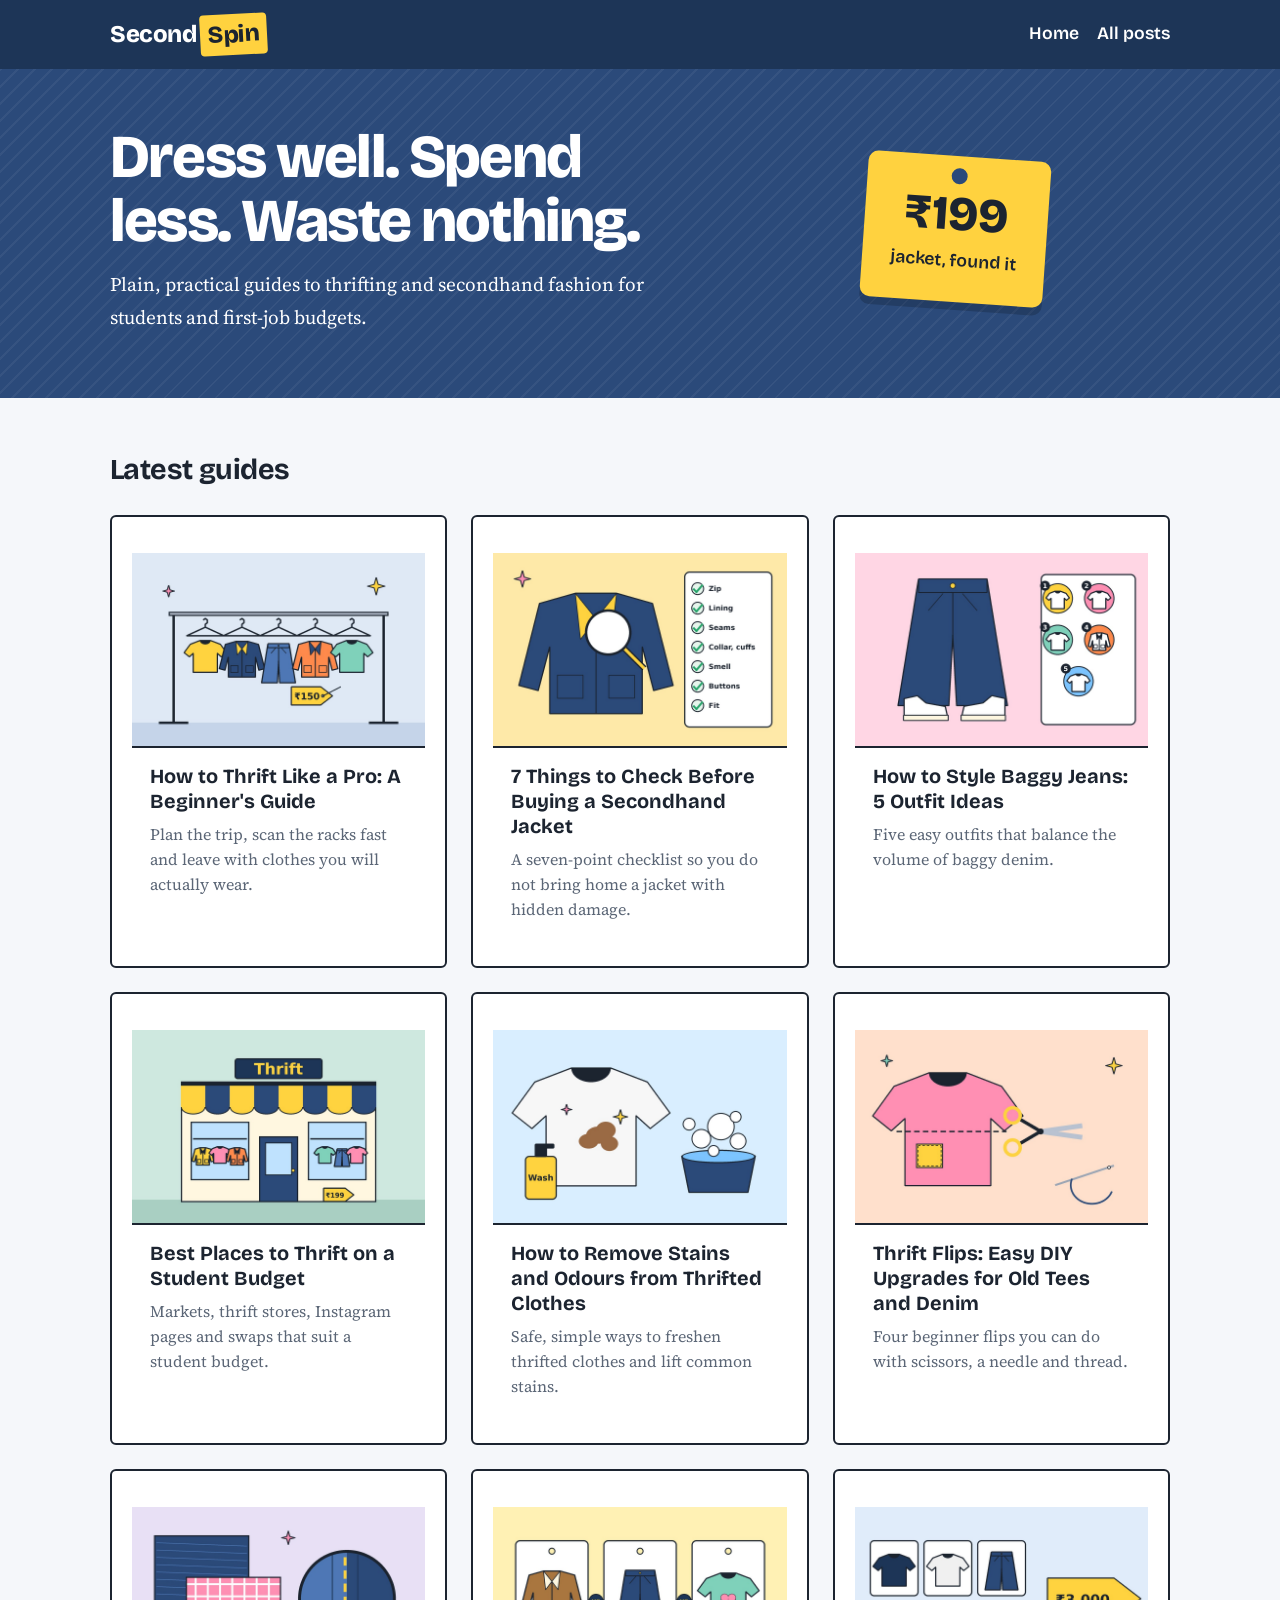
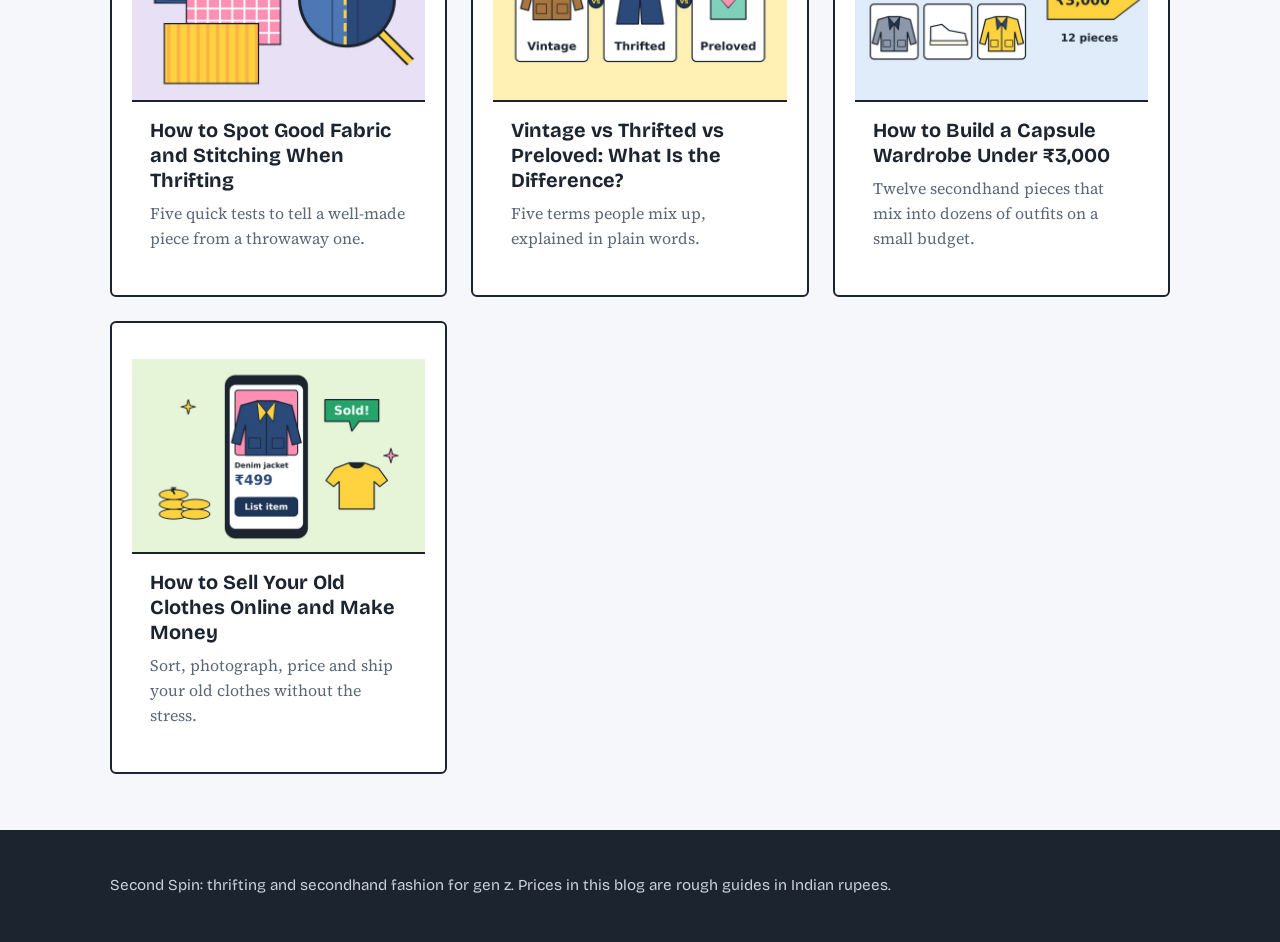
<file: index.html>
<!DOCTYPE html>
<html lang="en">
<head>
<meta charset="utf-8">
<meta name="google-site-verification" content="J38IvBCUmEcSIkvrdIxBqfs0bLj-AQ78djIzG3T9OYg" />
<meta name="viewport" content="width=device-width, initial-scale=1">
<title>Second Spin: Thrifting and Secondhand Fashion Tips for Gen Z</title>
<meta name="description" content="Practical thrifting guides for Gen Z: what to check, how to style, how to wash, flip and resell secondhand clothes on a student budget.">
<link rel="canonical" href="https://myblogseo.vercel.app/">
<meta property="og:type" content="website">
<meta property="og:title" content="Second Spin: Thrifting and Secondhand Fashion Tips for Gen Z">
<meta property="og:description" content="Practical thrifting guides for Gen Z: what to check, how to style, how to wash, flip and resell secondhand clothes on a student budget.">
<meta property="og:url" content="https://myblogseo.vercel.app/">
<meta property="og:image" content="https://myblogseo.vercel.app/post-1.jpg">
<meta name="twitter:card" content="summary_large_image">
<link rel="preconnect" href="https://fonts.googleapis.com"><link rel="preconnect" href="https://fonts.gstatic.com" crossorigin><link href="https://fonts.googleapis.com/css2?family=Bricolage+Grotesque:wght@600;800&family=Source+Serif+4:wght@400;600&display=swap" rel="stylesheet">
<link rel="stylesheet" href="style.css">
</head>
<body>
<header class="site-header"><div class="wrap">
<a class="brand" href="index.html">Second<span>Spin</span></a>
<nav aria-label="Main"><a href="index.html">Home</a><a href="index.html#posts">All posts</a></nav>
</div></header>
<main>
<section class="hero"><div class="wrap">
<div><h1>Dress well. Spend less. Waste nothing.</h1>
<p>Plain, practical guides to thrifting and secondhand fashion for students and first-job budgets.</p></div>
<div class="price-tag" aria-hidden="true"><b>₹199</b><span>jacket, found it</span></div>
</div></section>
<div class="wrap" id="posts">
<h2 class="section-title">Latest guides</h2>
<div class="grid">
<article class="card">
<img src="post-1.jpg" alt="How to Thrift Like a Pro: A Beginner&#x27;s Guide" width="600" height="400" loading="eager">
<div class="card-body"><h3><a href="how-to-thrift-like-a-pro.html">How to Thrift Like a Pro: A Beginner&#x27;s Guide</a></h3><p>Plan the trip, scan the racks fast and leave with clothes you will actually wear.</p></div>
</article>
<article class="card">
<img src="post-2.jpg" alt="7 Things to Check Before Buying a Secondhand Jacket" width="600" height="400" loading="eager">
<div class="card-body"><h3><a href="what-to-check-before-buying-a-secondhand-jacket.html">7 Things to Check Before Buying a Secondhand Jacket</a></h3><p>A seven-point checklist so you do not bring home a jacket with hidden damage.</p></div>
</article>
<article class="card">
<img src="post-3.jpg" alt="How to Style Baggy Jeans: 5 Outfit Ideas" width="600" height="400" loading="eager">
<div class="card-body"><h3><a href="how-to-style-baggy-jeans.html">How to Style Baggy Jeans: 5 Outfit Ideas</a></h3><p>Five easy outfits that balance the volume of baggy denim.</p></div>
</article>
<article class="card">
<img src="post-4.jpg" alt="Best Places to Thrift on a Student Budget" width="600" height="400" loading="lazy">
<div class="card-body"><h3><a href="best-thrift-stores-and-markets-for-students.html">Best Places to Thrift on a Student Budget</a></h3><p>Markets, thrift stores, Instagram pages and swaps that suit a student budget.</p></div>
</article>
<article class="card">
<img src="post-5.jpg" alt="How to Remove Stains and Odours from Thrifted Clothes" width="600" height="400" loading="lazy">
<div class="card-body"><h3><a href="how-to-remove-stains-and-smell-from-thrifted-clothes.html">How to Remove Stains and Odours from Thrifted Clothes</a></h3><p>Safe, simple ways to freshen thrifted clothes and lift common stains.</p></div>
</article>
<article class="card">
<img src="post-6.jpg" alt="Thrift Flips: Easy DIY Upgrades for Old Tees and Denim" width="600" height="400" loading="lazy">
<div class="card-body"><h3><a href="thrift-flips-easy-diy-upgrades.html">Thrift Flips: Easy DIY Upgrades for Old Tees and Denim</a></h3><p>Four beginner flips you can do with scissors, a needle and thread.</p></div>
</article>
<article class="card">
<img src="post-7.jpg" alt="How to Spot Good Fabric and Stitching When Thrifting" width="600" height="400" loading="lazy">
<div class="card-body"><h3><a href="how-to-spot-good-fabric-and-stitching.html">How to Spot Good Fabric and Stitching When Thrifting</a></h3><p>Five quick tests to tell a well-made piece from a throwaway one.</p></div>
</article>
<article class="card">
<img src="post-8.jpg" alt="Vintage vs Thrifted vs Preloved: What Is the Difference?" width="600" height="400" loading="lazy">
<div class="card-body"><h3><a href="vintage-vs-thrifted-vs-preloved.html">Vintage vs Thrifted vs Preloved: What Is the Difference?</a></h3><p>Five terms people mix up, explained in plain words.</p></div>
</article>
<article class="card">
<img src="post-9.jpg" alt="How to Build a Capsule Wardrobe Under ₹3,000" width="600" height="400" loading="lazy">
<div class="card-body"><h3><a href="capsule-wardrobe-under-3000-rupees.html">How to Build a Capsule Wardrobe Under ₹3,000</a></h3><p>Twelve secondhand pieces that mix into dozens of outfits on a small budget.</p></div>
</article>
<article class="card">
<img src="post-10.jpg" alt="How to Sell Your Old Clothes Online and Make Money" width="600" height="400" loading="lazy">
<div class="card-body"><h3><a href="how-to-sell-old-clothes-online.html">How to Sell Your Old Clothes Online and Make Money</a></h3><p>Sort, photograph, price and ship your old clothes without the stress.</p></div>
</article>
</div>
</div>
</main>
<footer class="site-footer"><div class="wrap">
<p>Second Spin: thrifting and secondhand fashion for gen z. Prices in this blog are rough guides in Indian rupees.</p>
</div></footer>
</body>
</html>
</file>
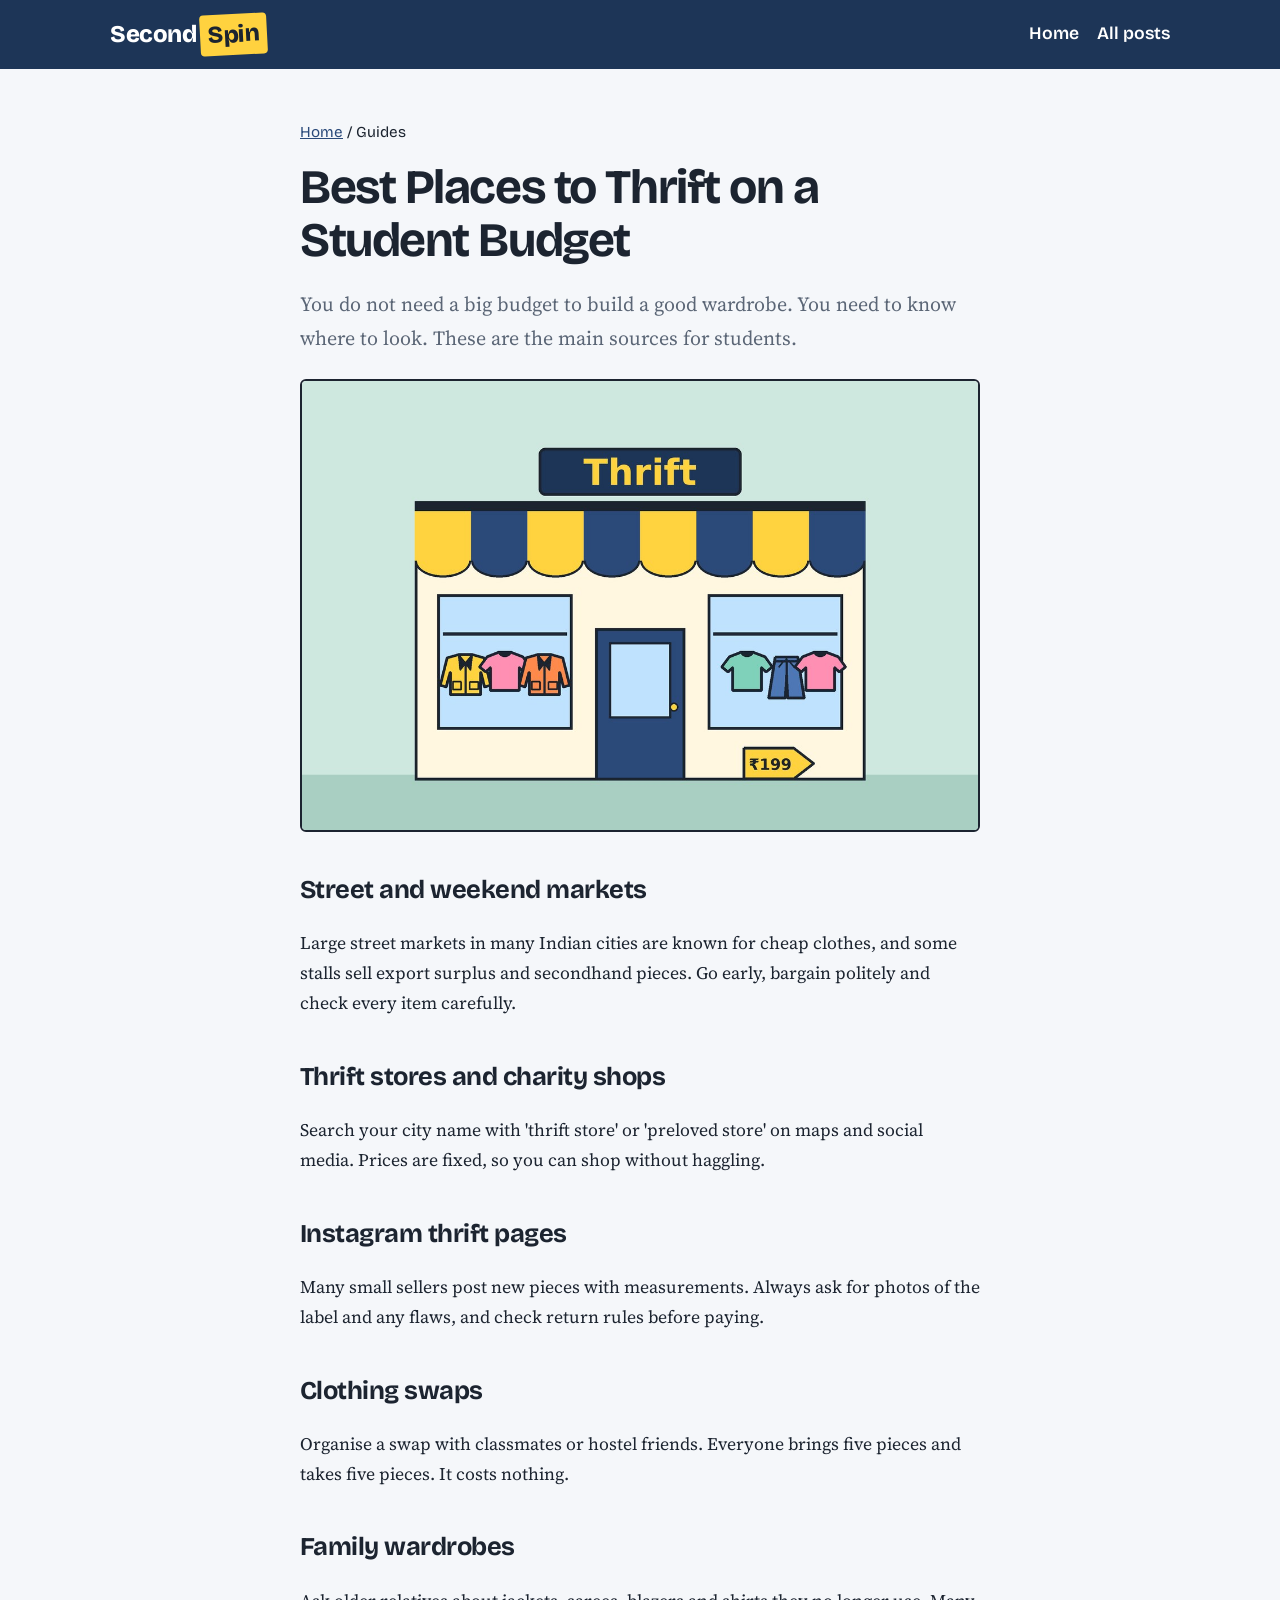
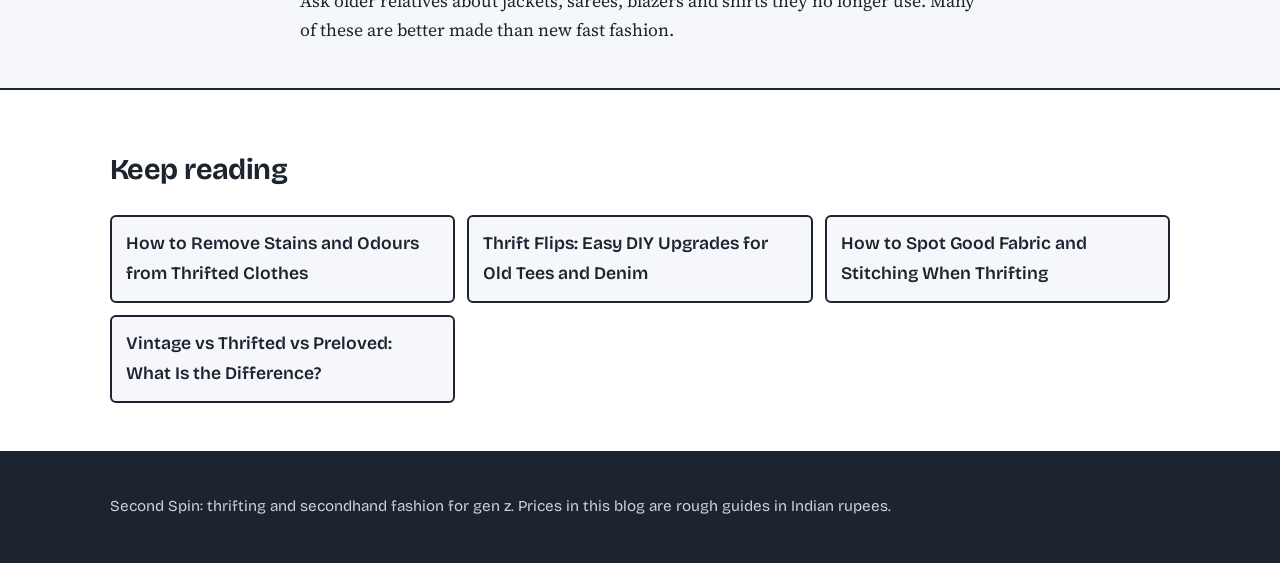
<file: best-thrift-stores-and-markets-for-students.html>
<!DOCTYPE html>
<html lang="en">
<head>
<meta charset="utf-8">
<meta name="google-site-verification" content="J38IvBCUmEcSIkvrdIxBqfs0bLj-AQ78djIzG3T9OYg" />
<meta name="viewport" content="width=device-width, initial-scale=1">
<title>Best Places to Thrift on a Student Budget | Second Spin</title>
<meta name="description" content="Where to find cheap secondhand clothes as a student: street markets, thrift stores, Instagram thrift pages and clothing swaps with friends.">
<link rel="canonical" href="https://myblogseo.vercel.app/best-thrift-stores-and-markets-for-students.html">
<meta property="og:type" content="article">
<meta property="og:title" content="Best Places to Thrift on a Student Budget | Second Spin">
<meta property="og:description" content="Where to find cheap secondhand clothes as a student: street markets, thrift stores, Instagram thrift pages and clothing swaps with friends.">
<meta property="og:url" content="https://myblogseo.vercel.app/best-thrift-stores-and-markets-for-students.html">
<meta property="og:image" content="https://myblogseo.vercel.app/post-4.jpg">
<meta name="twitter:card" content="summary_large_image">
<link rel="preconnect" href="https://fonts.googleapis.com"><link rel="preconnect" href="https://fonts.gstatic.com" crossorigin><link href="https://fonts.googleapis.com/css2?family=Bricolage+Grotesque:wght@600;800&family=Source+Serif+4:wght@400;600&display=swap" rel="stylesheet">
<link rel="stylesheet" href="style.css">
<script type="application/ld+json">{"@context":"https://schema.org","@type":"BlogPosting","headline":"Best Places to Thrift on a Student Budget","description":"Where to find cheap secondhand clothes as a student: street markets, thrift stores, Instagram thrift pages and clothing swaps with friends.","image":"https://myblogseo.vercel.app/post-4.jpg","mainEntityOfPage":"https://myblogseo.vercel.app/best-thrift-stores-and-markets-for-students.html","author":{"@type":"Organization","name":"Second Spin"}}</script>
</head>
<body>
<header class="site-header"><div class="wrap">
<a class="brand" href="index.html">Second<span>Spin</span></a>
<nav aria-label="Main"><a href="index.html">Home</a><a href="index.html#posts">All posts</a></nav>
</div></header>
<main><article>
<p class="crumbs"><a href="index.html">Home</a> / Guides</p>
<h1>Best Places to Thrift on a Student Budget</h1>
<p class="lead">You do not need a big budget to build a good wardrobe. You need to know where to look. These are the main sources for students.</p>
<img class="hero-img" src="post-4.jpg" alt="Best Places to Thrift on a Student Budget" width="1200" height="800">
<h2>Street and weekend markets</h2>
<p>Large street markets in many Indian cities are known for cheap clothes, and some stalls sell export surplus and secondhand pieces. Go early, bargain politely and check every item carefully.</p>
<h2>Thrift stores and charity shops</h2>
<p>Search your city name with 'thrift store' or 'preloved store' on maps and social media. Prices are fixed, so you can shop without haggling.</p>
<h2>Instagram thrift pages</h2>
<p>Many small sellers post new pieces with measurements. Always ask for photos of the label and any flaws, and check return rules before paying.</p>
<h2>Clothing swaps</h2>
<p>Organise a swap with classmates or hostel friends. Everyone brings five pieces and takes five pieces. It costs nothing.</p>
<h2>Family wardrobes</h2>
<p>Ask older relatives about jackets, sarees, blazers and shirts they no longer use. Many of these are better made than new fast fashion.</p>
</article>
<section class="more"><div class="wrap"><h2 class="section-title">Keep reading</h2><ul><li><a href="how-to-remove-stains-and-smell-from-thrifted-clothes.html">How to Remove Stains and Odours from Thrifted Clothes</a></li><li><a href="thrift-flips-easy-diy-upgrades.html">Thrift Flips: Easy DIY Upgrades for Old Tees and Denim</a></li><li><a href="how-to-spot-good-fabric-and-stitching.html">How to Spot Good Fabric and Stitching When Thrifting</a></li><li><a href="vintage-vs-thrifted-vs-preloved.html">Vintage vs Thrifted vs Preloved: What Is the Difference?</a></li></ul></div></section>
</main>
<footer class="site-footer"><div class="wrap">
<p>Second Spin: thrifting and secondhand fashion for gen z. Prices in this blog are rough guides in Indian rupees.</p>
</div></footer>
</body>
</html>
</file>
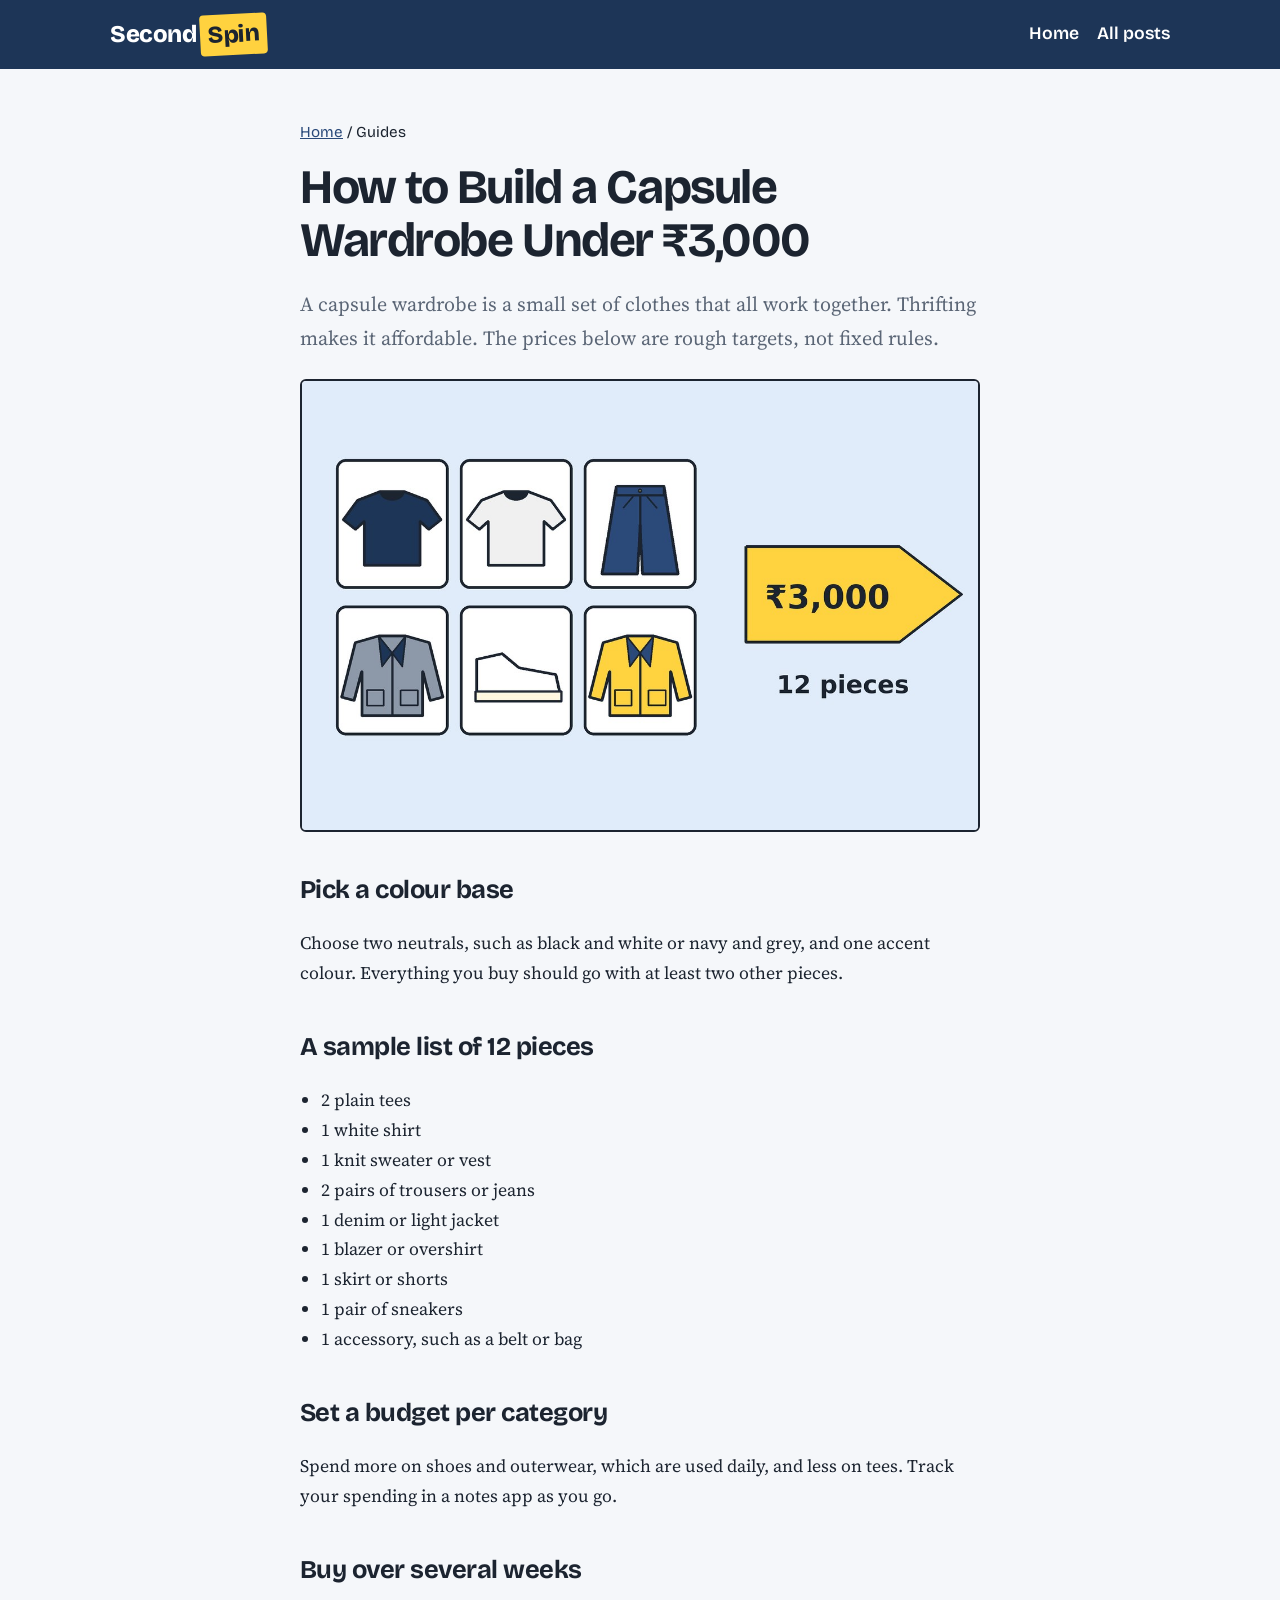
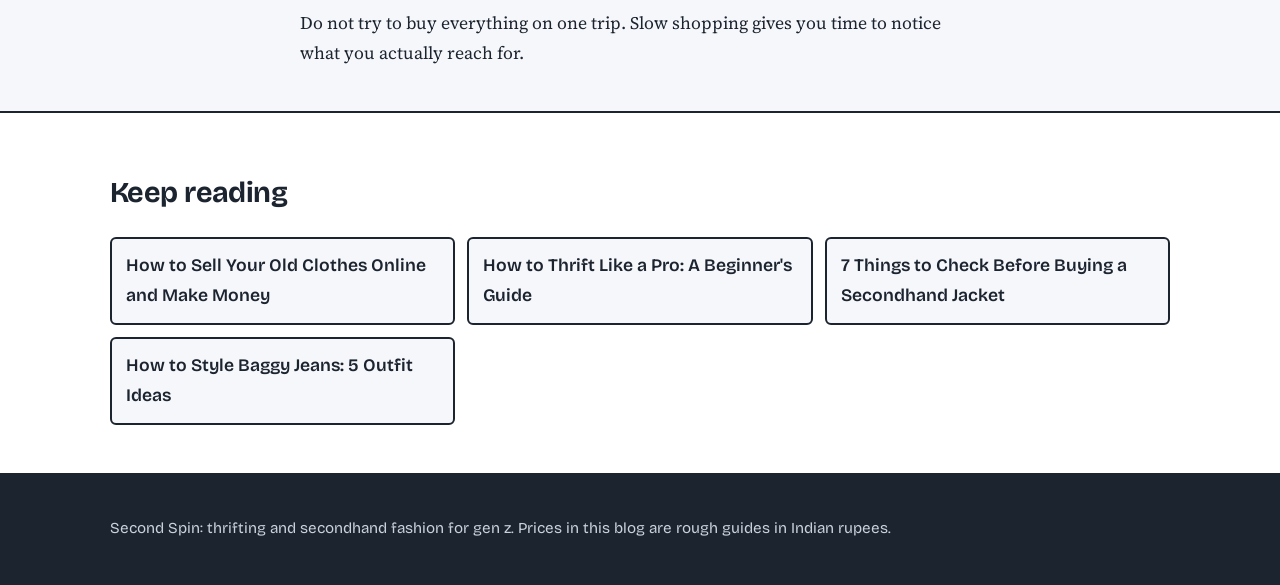
<file: capsule-wardrobe-under-3000-rupees.html>
<!DOCTYPE html>
<html lang="en">
<head>
<meta charset="utf-8">
<meta name="google-site-verification" content="J38IvBCUmEcSIkvrdIxBqfs0bLj-AQ78djIzG3T9OYg" />
<meta name="viewport" content="width=device-width, initial-scale=1">
<title>How to Build a Capsule Wardrobe Under ₹3,000 | Second Spin</title>
<meta name="description" content="Build a small, mix-and-match wardrobe on a budget of ₹3,000 using thrifted basics. Includes a simple shopping list and colour tips.">
<link rel="canonical" href="https://myblogseo.vercel.app/capsule-wardrobe-under-3000-rupees.html">
<meta property="og:type" content="article">
<meta property="og:title" content="How to Build a Capsule Wardrobe Under ₹3,000 | Second Spin">
<meta property="og:description" content="Build a small, mix-and-match wardrobe on a budget of ₹3,000 using thrifted basics. Includes a simple shopping list and colour tips.">
<meta property="og:url" content="https://myblogseo.vercel.app/capsule-wardrobe-under-3000-rupees.html">
<meta property="og:image" content="https://myblogseo.vercel.app/post-9.jpg">
<meta name="twitter:card" content="summary_large_image">
<link rel="preconnect" href="https://fonts.googleapis.com"><link rel="preconnect" href="https://fonts.gstatic.com" crossorigin><link href="https://fonts.googleapis.com/css2?family=Bricolage+Grotesque:wght@600;800&family=Source+Serif+4:wght@400;600&display=swap" rel="stylesheet">
<link rel="stylesheet" href="style.css">
<script type="application/ld+json">{"@context":"https://schema.org","@type":"BlogPosting","headline":"How to Build a Capsule Wardrobe Under ₹3,000","description":"Build a small, mix-and-match wardrobe on a budget of ₹3,000 using thrifted basics. Includes a simple shopping list and colour tips.","image":"https://myblogseo.vercel.app/post-9.jpg","mainEntityOfPage":"https://myblogseo.vercel.app/capsule-wardrobe-under-3000-rupees.html","author":{"@type":"Organization","name":"Second Spin"}}</script>
</head>
<body>
<header class="site-header"><div class="wrap">
<a class="brand" href="index.html">Second<span>Spin</span></a>
<nav aria-label="Main"><a href="index.html">Home</a><a href="index.html#posts">All posts</a></nav>
</div></header>
<main><article>
<p class="crumbs"><a href="index.html">Home</a> / Guides</p>
<h1>How to Build a Capsule Wardrobe Under ₹3,000</h1>
<p class="lead">A capsule wardrobe is a small set of clothes that all work together. Thrifting makes it affordable. The prices below are rough targets, not fixed rules.</p>
<img class="hero-img" src="post-9.jpg" alt="How to Build a Capsule Wardrobe Under ₹3,000" width="1200" height="800">
<h2>Pick a colour base</h2>
<p>Choose two neutrals, such as black and white or navy and grey, and one accent colour. Everything you buy should go with at least two other pieces.</p>
<h2>A sample list of 12 pieces</h2>
<ul><li>2 plain tees</li><li>1 white shirt</li><li>1 knit sweater or vest</li><li>2 pairs of trousers or jeans</li><li>1 denim or light jacket</li><li>1 blazer or overshirt</li><li>1 skirt or shorts</li><li>1 pair of sneakers</li><li>1 accessory, such as a belt or bag</li></ul>
<h2>Set a budget per category</h2>
<p>Spend more on shoes and outerwear, which are used daily, and less on tees. Track your spending in a notes app as you go.</p>
<h2>Buy over several weeks</h2>
<p>Do not try to buy everything on one trip. Slow shopping gives you time to notice what you actually reach for.</p>
</article>
<section class="more"><div class="wrap"><h2 class="section-title">Keep reading</h2><ul><li><a href="how-to-sell-old-clothes-online.html">How to Sell Your Old Clothes Online and Make Money</a></li><li><a href="how-to-thrift-like-a-pro.html">How to Thrift Like a Pro: A Beginner&#x27;s Guide</a></li><li><a href="what-to-check-before-buying-a-secondhand-jacket.html">7 Things to Check Before Buying a Secondhand Jacket</a></li><li><a href="how-to-style-baggy-jeans.html">How to Style Baggy Jeans: 5 Outfit Ideas</a></li></ul></div></section>
</main>
<footer class="site-footer"><div class="wrap">
<p>Second Spin: thrifting and secondhand fashion for gen z. Prices in this blog are rough guides in Indian rupees.</p>
</div></footer>
</body>
</html>
</file>
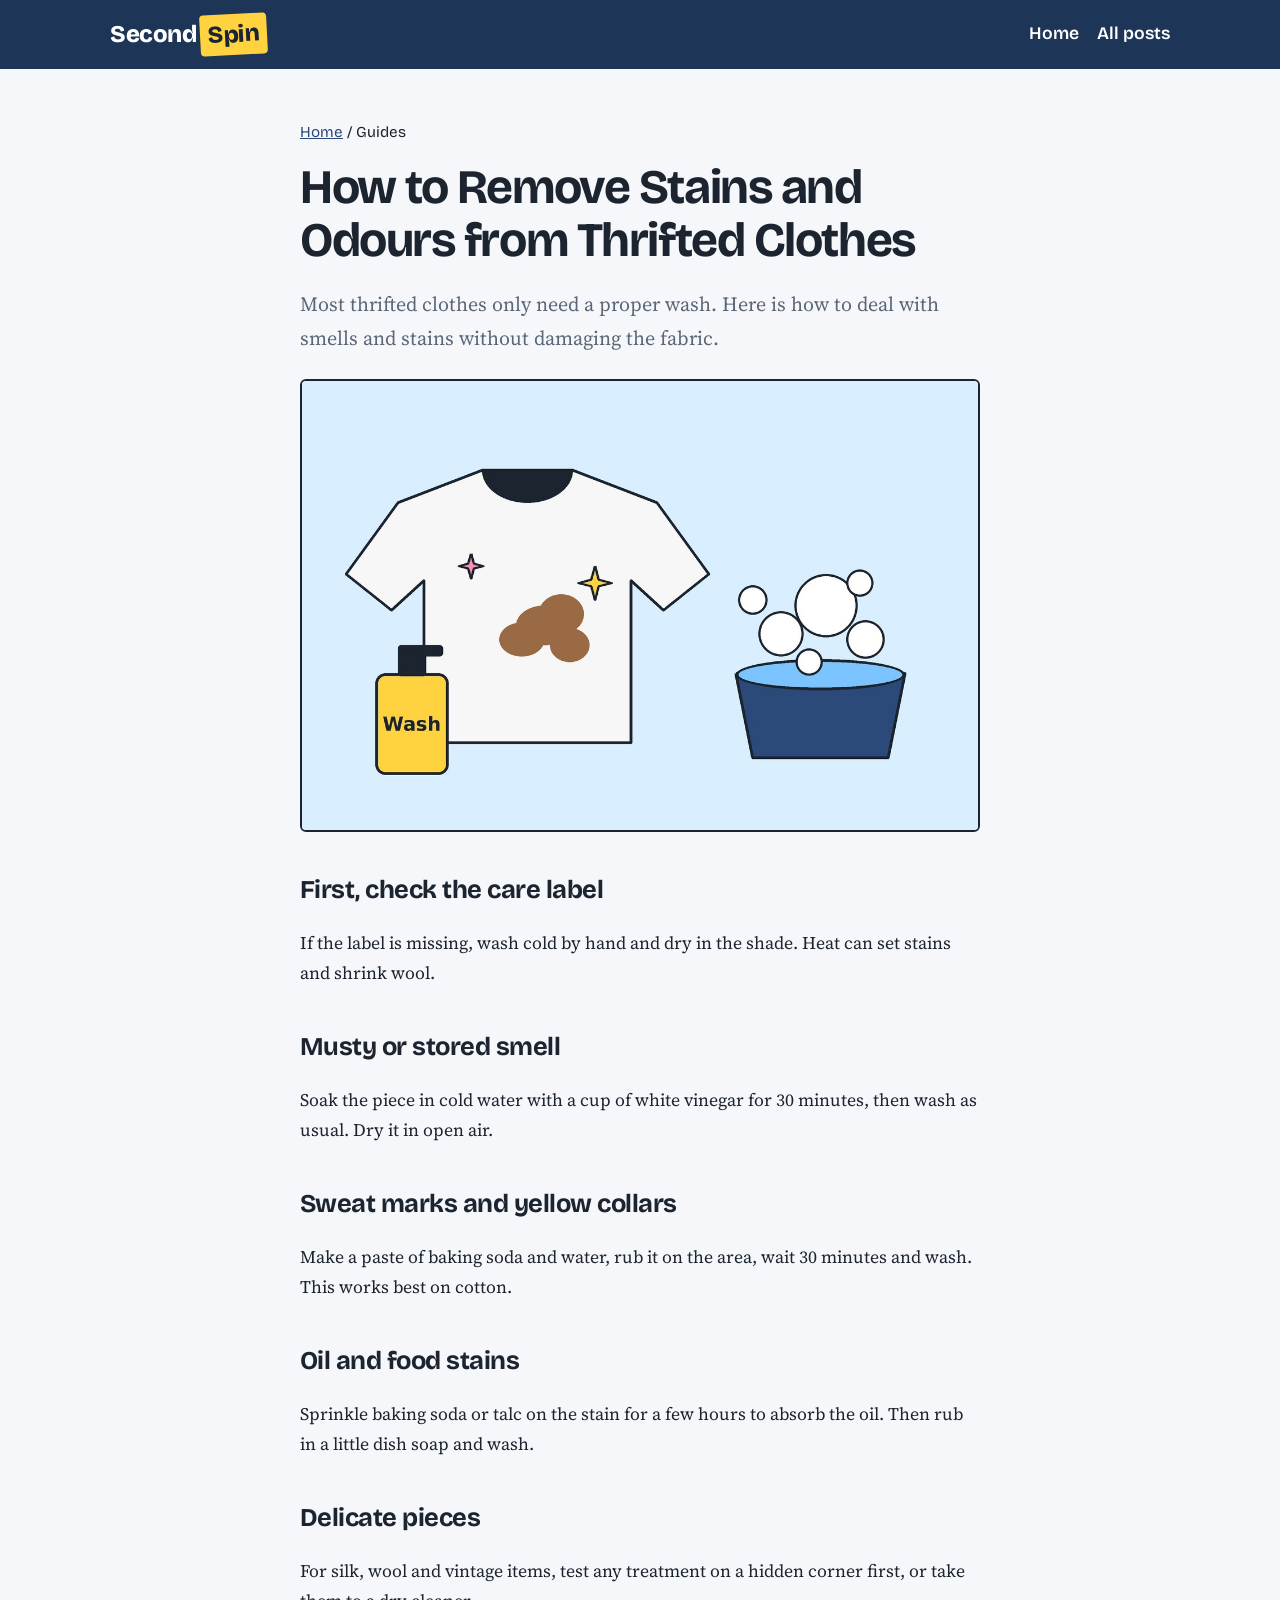
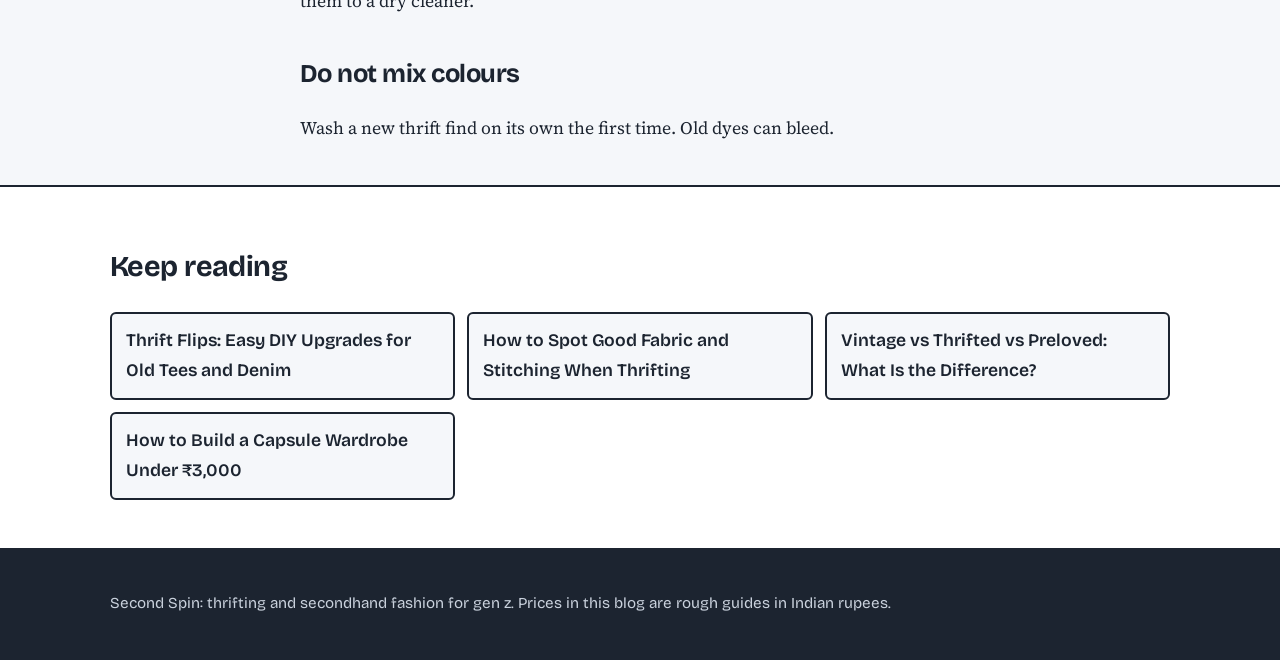
<file: how-to-remove-stains-and-smell-from-thrifted-clothes.html>
<!DOCTYPE html>
<html lang="en">
<head>
<meta charset="utf-8">
<meta name="google-site-verification" content="J38IvBCUmEcSIkvrdIxBqfs0bLj-AQ78djIzG3T9OYg" />
<meta name="viewport" content="width=device-width, initial-scale=1">
<title>How to Remove Stains and Odours from Thrifted Clothes | Second Spin</title>
<meta name="description" content="Wash thrifted clothes safely: remove musty smells, fresh and old stains and sweat marks using simple things you already have at home.">
<link rel="canonical" href="https://myblogseo.vercel.app/how-to-remove-stains-and-smell-from-thrifted-clothes.html">
<meta property="og:type" content="article">
<meta property="og:title" content="How to Remove Stains and Odours from Thrifted Clothes | Second Spin">
<meta property="og:description" content="Wash thrifted clothes safely: remove musty smells, fresh and old stains and sweat marks using simple things you already have at home.">
<meta property="og:url" content="https://myblogseo.vercel.app/how-to-remove-stains-and-smell-from-thrifted-clothes.html">
<meta property="og:image" content="https://myblogseo.vercel.app/post-5.jpg">
<meta name="twitter:card" content="summary_large_image">
<link rel="preconnect" href="https://fonts.googleapis.com"><link rel="preconnect" href="https://fonts.gstatic.com" crossorigin><link href="https://fonts.googleapis.com/css2?family=Bricolage+Grotesque:wght@600;800&family=Source+Serif+4:wght@400;600&display=swap" rel="stylesheet">
<link rel="stylesheet" href="style.css">
<script type="application/ld+json">{"@context":"https://schema.org","@type":"BlogPosting","headline":"How to Remove Stains and Odours from Thrifted Clothes","description":"Wash thrifted clothes safely: remove musty smells, fresh and old stains and sweat marks using simple things you already have at home.","image":"https://myblogseo.vercel.app/post-5.jpg","mainEntityOfPage":"https://myblogseo.vercel.app/how-to-remove-stains-and-smell-from-thrifted-clothes.html","author":{"@type":"Organization","name":"Second Spin"}}</script>
</head>
<body>
<header class="site-header"><div class="wrap">
<a class="brand" href="index.html">Second<span>Spin</span></a>
<nav aria-label="Main"><a href="index.html">Home</a><a href="index.html#posts">All posts</a></nav>
</div></header>
<main><article>
<p class="crumbs"><a href="index.html">Home</a> / Guides</p>
<h1>How to Remove Stains and Odours from Thrifted Clothes</h1>
<p class="lead">Most thrifted clothes only need a proper wash. Here is how to deal with smells and stains without damaging the fabric.</p>
<img class="hero-img" src="post-5.jpg" alt="How to Remove Stains and Odours from Thrifted Clothes" width="1200" height="800">
<h2>First, check the care label</h2>
<p>If the label is missing, wash cold by hand and dry in the shade. Heat can set stains and shrink wool.</p>
<h2>Musty or stored smell</h2>
<p>Soak the piece in cold water with a cup of white vinegar for 30 minutes, then wash as usual. Dry it in open air.</p>
<h2>Sweat marks and yellow collars</h2>
<p>Make a paste of baking soda and water, rub it on the area, wait 30 minutes and wash. This works best on cotton.</p>
<h2>Oil and food stains</h2>
<p>Sprinkle baking soda or talc on the stain for a few hours to absorb the oil. Then rub in a little dish soap and wash.</p>
<h2>Delicate pieces</h2>
<p>For silk, wool and vintage items, test any treatment on a hidden corner first, or take them to a dry cleaner.</p>
<h2>Do not mix colours</h2>
<p>Wash a new thrift find on its own the first time. Old dyes can bleed.</p>
</article>
<section class="more"><div class="wrap"><h2 class="section-title">Keep reading</h2><ul><li><a href="thrift-flips-easy-diy-upgrades.html">Thrift Flips: Easy DIY Upgrades for Old Tees and Denim</a></li><li><a href="how-to-spot-good-fabric-and-stitching.html">How to Spot Good Fabric and Stitching When Thrifting</a></li><li><a href="vintage-vs-thrifted-vs-preloved.html">Vintage vs Thrifted vs Preloved: What Is the Difference?</a></li><li><a href="capsule-wardrobe-under-3000-rupees.html">How to Build a Capsule Wardrobe Under ₹3,000</a></li></ul></div></section>
</main>
<footer class="site-footer"><div class="wrap">
<p>Second Spin: thrifting and secondhand fashion for gen z. Prices in this blog are rough guides in Indian rupees.</p>
</div></footer>
</body>
</html>
</file>
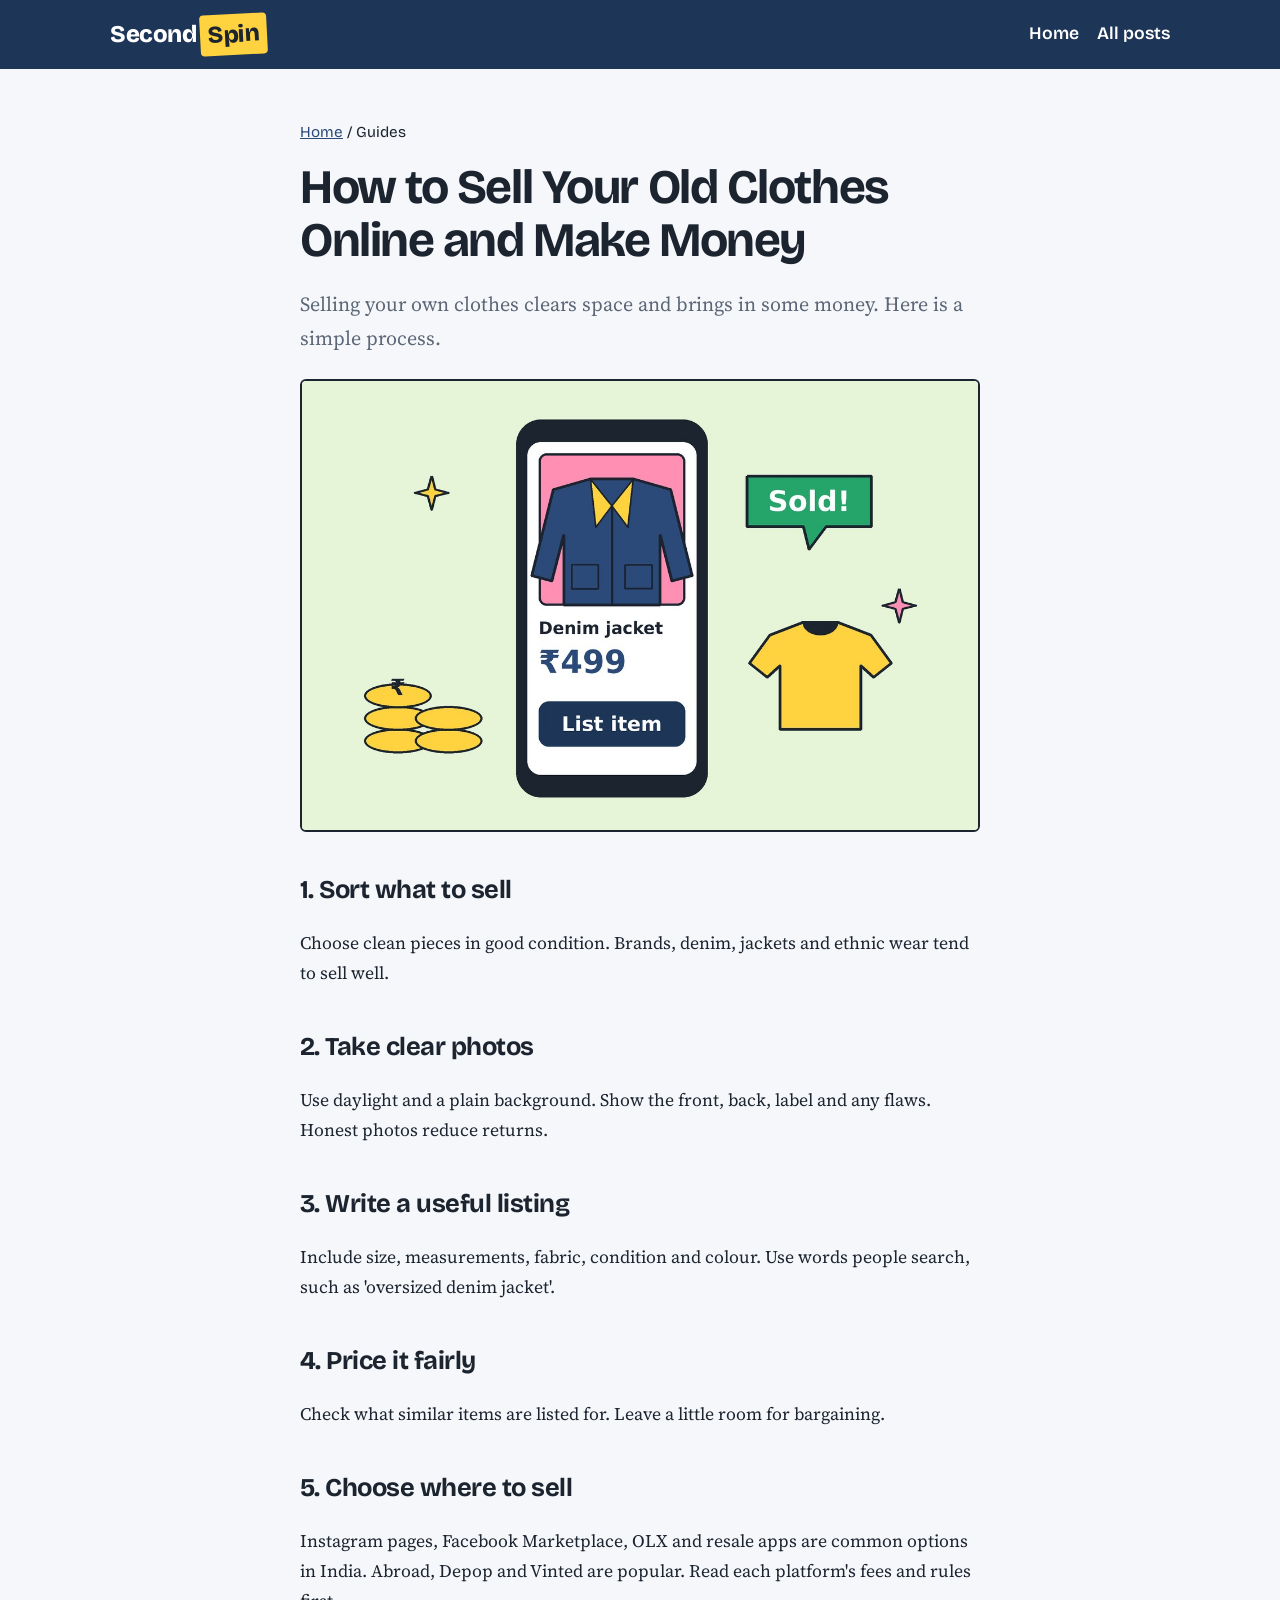
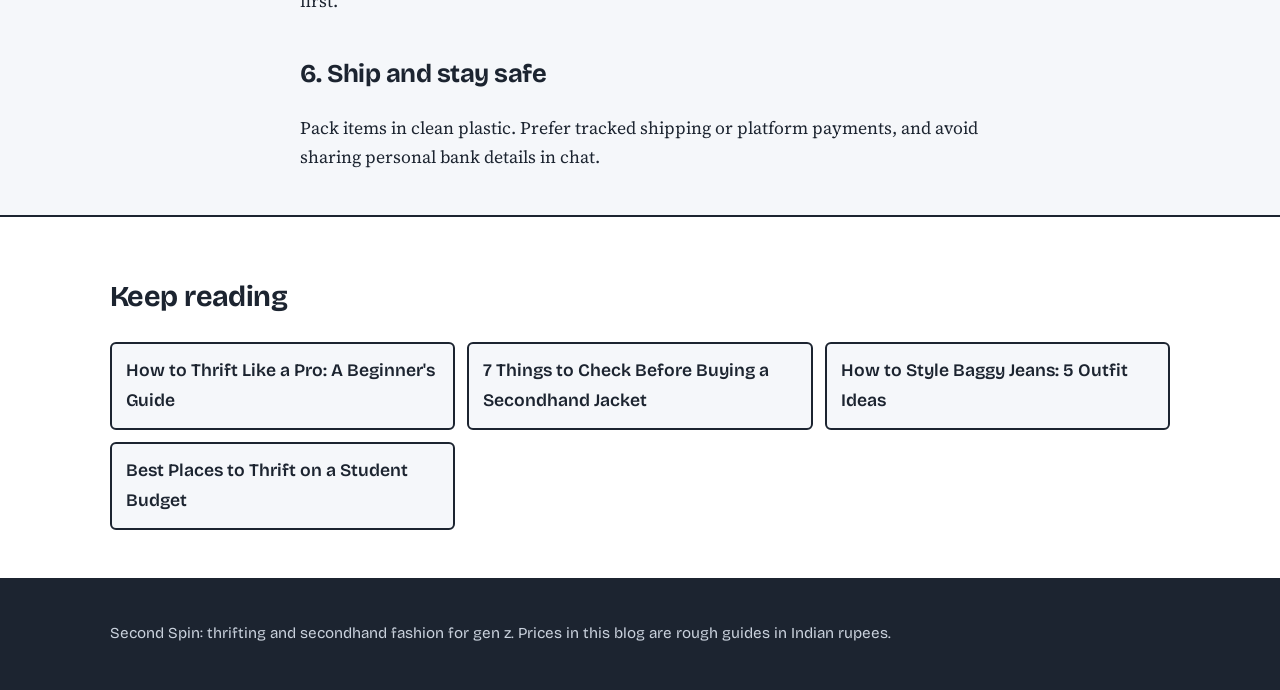
<file: how-to-sell-old-clothes-online.html>
<!DOCTYPE html>
<html lang="en">
<head>
<meta charset="utf-8">
<meta name="google-site-verification" content="J38IvBCUmEcSIkvrdIxBqfs0bLj-AQ78djIzG3T9OYg" />
<meta name="viewport" content="width=device-width, initial-scale=1">
<title>How to Sell Your Old Clothes Online and Make Money | Second Spin</title>
<meta name="description" content="Step-by-step guide to selling old clothes online: sorting, photographing, pricing, writing listings and shipping safely.">
<link rel="canonical" href="https://myblogseo.vercel.app/how-to-sell-old-clothes-online.html">
<meta property="og:type" content="article">
<meta property="og:title" content="How to Sell Your Old Clothes Online and Make Money | Second Spin">
<meta property="og:description" content="Step-by-step guide to selling old clothes online: sorting, photographing, pricing, writing listings and shipping safely.">
<meta property="og:url" content="https://myblogseo.vercel.app/how-to-sell-old-clothes-online.html">
<meta property="og:image" content="https://myblogseo.vercel.app/post-10.jpg">
<meta name="twitter:card" content="summary_large_image">
<link rel="preconnect" href="https://fonts.googleapis.com"><link rel="preconnect" href="https://fonts.gstatic.com" crossorigin><link href="https://fonts.googleapis.com/css2?family=Bricolage+Grotesque:wght@600;800&family=Source+Serif+4:wght@400;600&display=swap" rel="stylesheet">
<link rel="stylesheet" href="style.css">
<script type="application/ld+json">{"@context":"https://schema.org","@type":"BlogPosting","headline":"How to Sell Your Old Clothes Online and Make Money","description":"Step-by-step guide to selling old clothes online: sorting, photographing, pricing, writing listings and shipping safely.","image":"https://myblogseo.vercel.app/post-10.jpg","mainEntityOfPage":"https://myblogseo.vercel.app/how-to-sell-old-clothes-online.html","author":{"@type":"Organization","name":"Second Spin"}}</script>
</head>
<body>
<header class="site-header"><div class="wrap">
<a class="brand" href="index.html">Second<span>Spin</span></a>
<nav aria-label="Main"><a href="index.html">Home</a><a href="index.html#posts">All posts</a></nav>
</div></header>
<main><article>
<p class="crumbs"><a href="index.html">Home</a> / Guides</p>
<h1>How to Sell Your Old Clothes Online and Make Money</h1>
<p class="lead">Selling your own clothes clears space and brings in some money. Here is a simple process.</p>
<img class="hero-img" src="post-10.jpg" alt="How to Sell Your Old Clothes Online and Make Money" width="1200" height="800">
<h2>1. Sort what to sell</h2>
<p>Choose clean pieces in good condition. Brands, denim, jackets and ethnic wear tend to sell well.</p>
<h2>2. Take clear photos</h2>
<p>Use daylight and a plain background. Show the front, back, label and any flaws. Honest photos reduce returns.</p>
<h2>3. Write a useful listing</h2>
<p>Include size, measurements, fabric, condition and colour. Use words people search, such as 'oversized denim jacket'.</p>
<h2>4. Price it fairly</h2>
<p>Check what similar items are listed for. Leave a little room for bargaining.</p>
<h2>5. Choose where to sell</h2>
<p>Instagram pages, Facebook Marketplace, OLX and resale apps are common options in India. Abroad, Depop and Vinted are popular. Read each platform's fees and rules first.</p>
<h2>6. Ship and stay safe</h2>
<p>Pack items in clean plastic. Prefer tracked shipping or platform payments, and avoid sharing personal bank details in chat.</p>
</article>
<section class="more"><div class="wrap"><h2 class="section-title">Keep reading</h2><ul><li><a href="how-to-thrift-like-a-pro.html">How to Thrift Like a Pro: A Beginner&#x27;s Guide</a></li><li><a href="what-to-check-before-buying-a-secondhand-jacket.html">7 Things to Check Before Buying a Secondhand Jacket</a></li><li><a href="how-to-style-baggy-jeans.html">How to Style Baggy Jeans: 5 Outfit Ideas</a></li><li><a href="best-thrift-stores-and-markets-for-students.html">Best Places to Thrift on a Student Budget</a></li></ul></div></section>
</main>
<footer class="site-footer"><div class="wrap">
<p>Second Spin: thrifting and secondhand fashion for gen z. Prices in this blog are rough guides in Indian rupees.</p>
</div></footer>
</body>
</html>
</file>
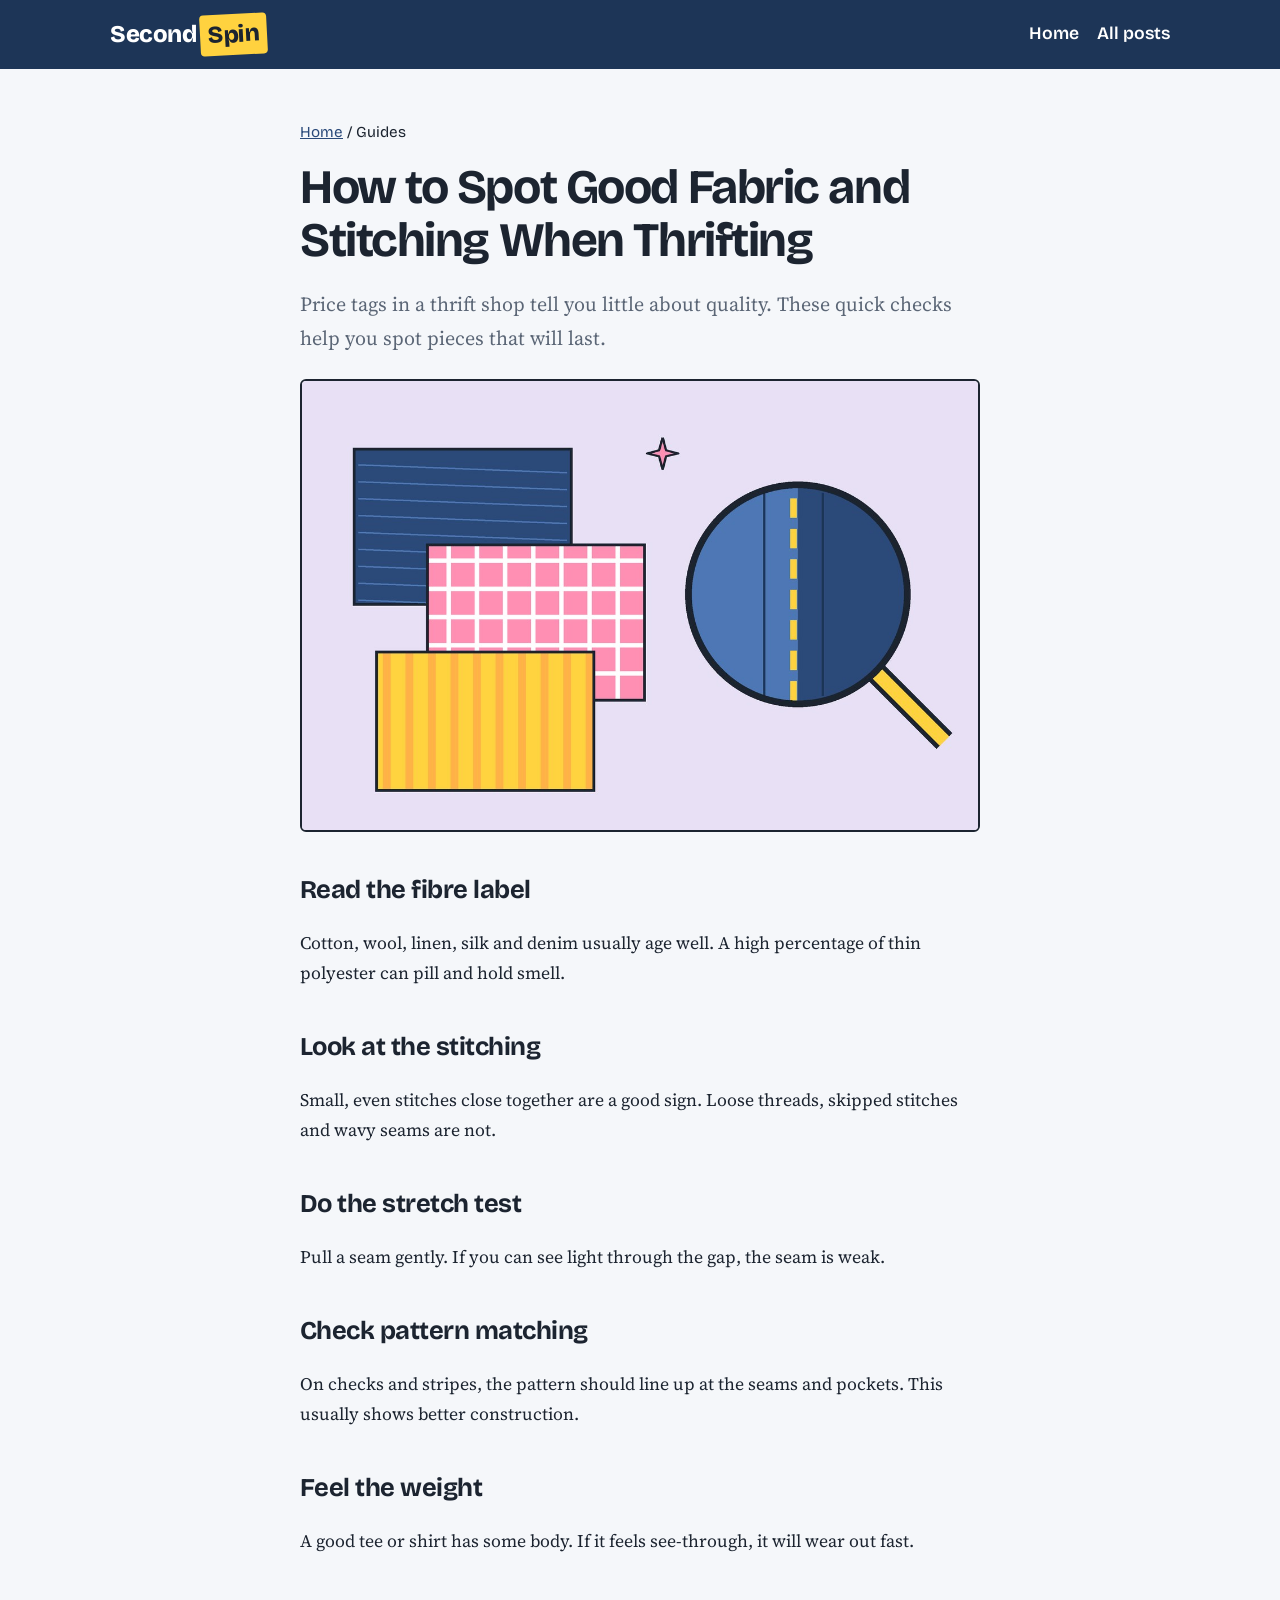
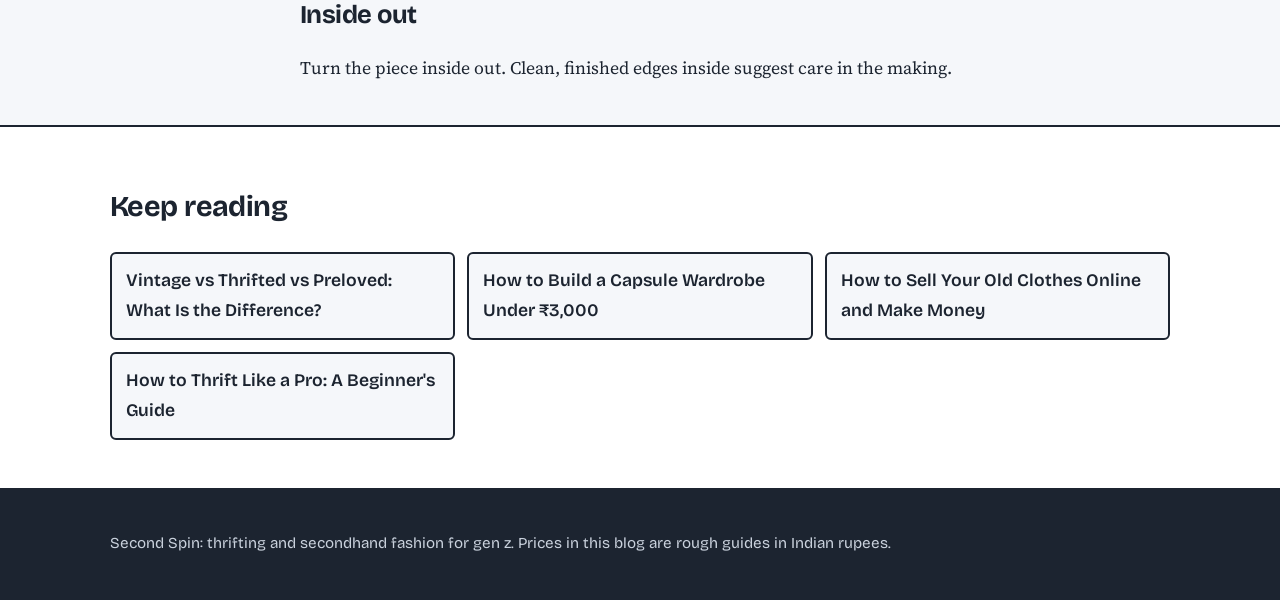
<file: how-to-spot-good-fabric-and-stitching.html>
<!DOCTYPE html>
<html lang="en">
<head>
<meta charset="utf-8">
<meta name="google-site-verification" content="J38IvBCUmEcSIkvrdIxBqfs0bLj-AQ78djIzG3T9OYg" />
<meta name="viewport" content="width=device-width, initial-scale=1">
<title>How to Spot Good Fabric and Stitching When Thrifting | Second Spin</title>
<meta name="description" content="Learn to judge quality when thrifting: check fibre content, stitching, seams, pattern matching and fabric weight before you buy.">
<link rel="canonical" href="https://myblogseo.vercel.app/how-to-spot-good-fabric-and-stitching.html">
<meta property="og:type" content="article">
<meta property="og:title" content="How to Spot Good Fabric and Stitching When Thrifting | Second Spin">
<meta property="og:description" content="Learn to judge quality when thrifting: check fibre content, stitching, seams, pattern matching and fabric weight before you buy.">
<meta property="og:url" content="https://myblogseo.vercel.app/how-to-spot-good-fabric-and-stitching.html">
<meta property="og:image" content="https://myblogseo.vercel.app/post-7.jpg">
<meta name="twitter:card" content="summary_large_image">
<link rel="preconnect" href="https://fonts.googleapis.com"><link rel="preconnect" href="https://fonts.gstatic.com" crossorigin><link href="https://fonts.googleapis.com/css2?family=Bricolage+Grotesque:wght@600;800&family=Source+Serif+4:wght@400;600&display=swap" rel="stylesheet">
<link rel="stylesheet" href="style.css">
<script type="application/ld+json">{"@context":"https://schema.org","@type":"BlogPosting","headline":"How to Spot Good Fabric and Stitching When Thrifting","description":"Learn to judge quality when thrifting: check fibre content, stitching, seams, pattern matching and fabric weight before you buy.","image":"https://myblogseo.vercel.app/post-7.jpg","mainEntityOfPage":"https://myblogseo.vercel.app/how-to-spot-good-fabric-and-stitching.html","author":{"@type":"Organization","name":"Second Spin"}}</script>
</head>
<body>
<header class="site-header"><div class="wrap">
<a class="brand" href="index.html">Second<span>Spin</span></a>
<nav aria-label="Main"><a href="index.html">Home</a><a href="index.html#posts">All posts</a></nav>
</div></header>
<main><article>
<p class="crumbs"><a href="index.html">Home</a> / Guides</p>
<h1>How to Spot Good Fabric and Stitching When Thrifting</h1>
<p class="lead">Price tags in a thrift shop tell you little about quality. These quick checks help you spot pieces that will last.</p>
<img class="hero-img" src="post-7.jpg" alt="How to Spot Good Fabric and Stitching When Thrifting" width="1200" height="800">
<h2>Read the fibre label</h2>
<p>Cotton, wool, linen, silk and denim usually age well. A high percentage of thin polyester can pill and hold smell.</p>
<h2>Look at the stitching</h2>
<p>Small, even stitches close together are a good sign. Loose threads, skipped stitches and wavy seams are not.</p>
<h2>Do the stretch test</h2>
<p>Pull a seam gently. If you can see light through the gap, the seam is weak.</p>
<h2>Check pattern matching</h2>
<p>On checks and stripes, the pattern should line up at the seams and pockets. This usually shows better construction.</p>
<h2>Feel the weight</h2>
<p>A good tee or shirt has some body. If it feels see-through, it will wear out fast.</p>
<h2>Inside out</h2>
<p>Turn the piece inside out. Clean, finished edges inside suggest care in the making.</p>
</article>
<section class="more"><div class="wrap"><h2 class="section-title">Keep reading</h2><ul><li><a href="vintage-vs-thrifted-vs-preloved.html">Vintage vs Thrifted vs Preloved: What Is the Difference?</a></li><li><a href="capsule-wardrobe-under-3000-rupees.html">How to Build a Capsule Wardrobe Under ₹3,000</a></li><li><a href="how-to-sell-old-clothes-online.html">How to Sell Your Old Clothes Online and Make Money</a></li><li><a href="how-to-thrift-like-a-pro.html">How to Thrift Like a Pro: A Beginner&#x27;s Guide</a></li></ul></div></section>
</main>
<footer class="site-footer"><div class="wrap">
<p>Second Spin: thrifting and secondhand fashion for gen z. Prices in this blog are rough guides in Indian rupees.</p>
</div></footer>
</body>
</html>
</file>
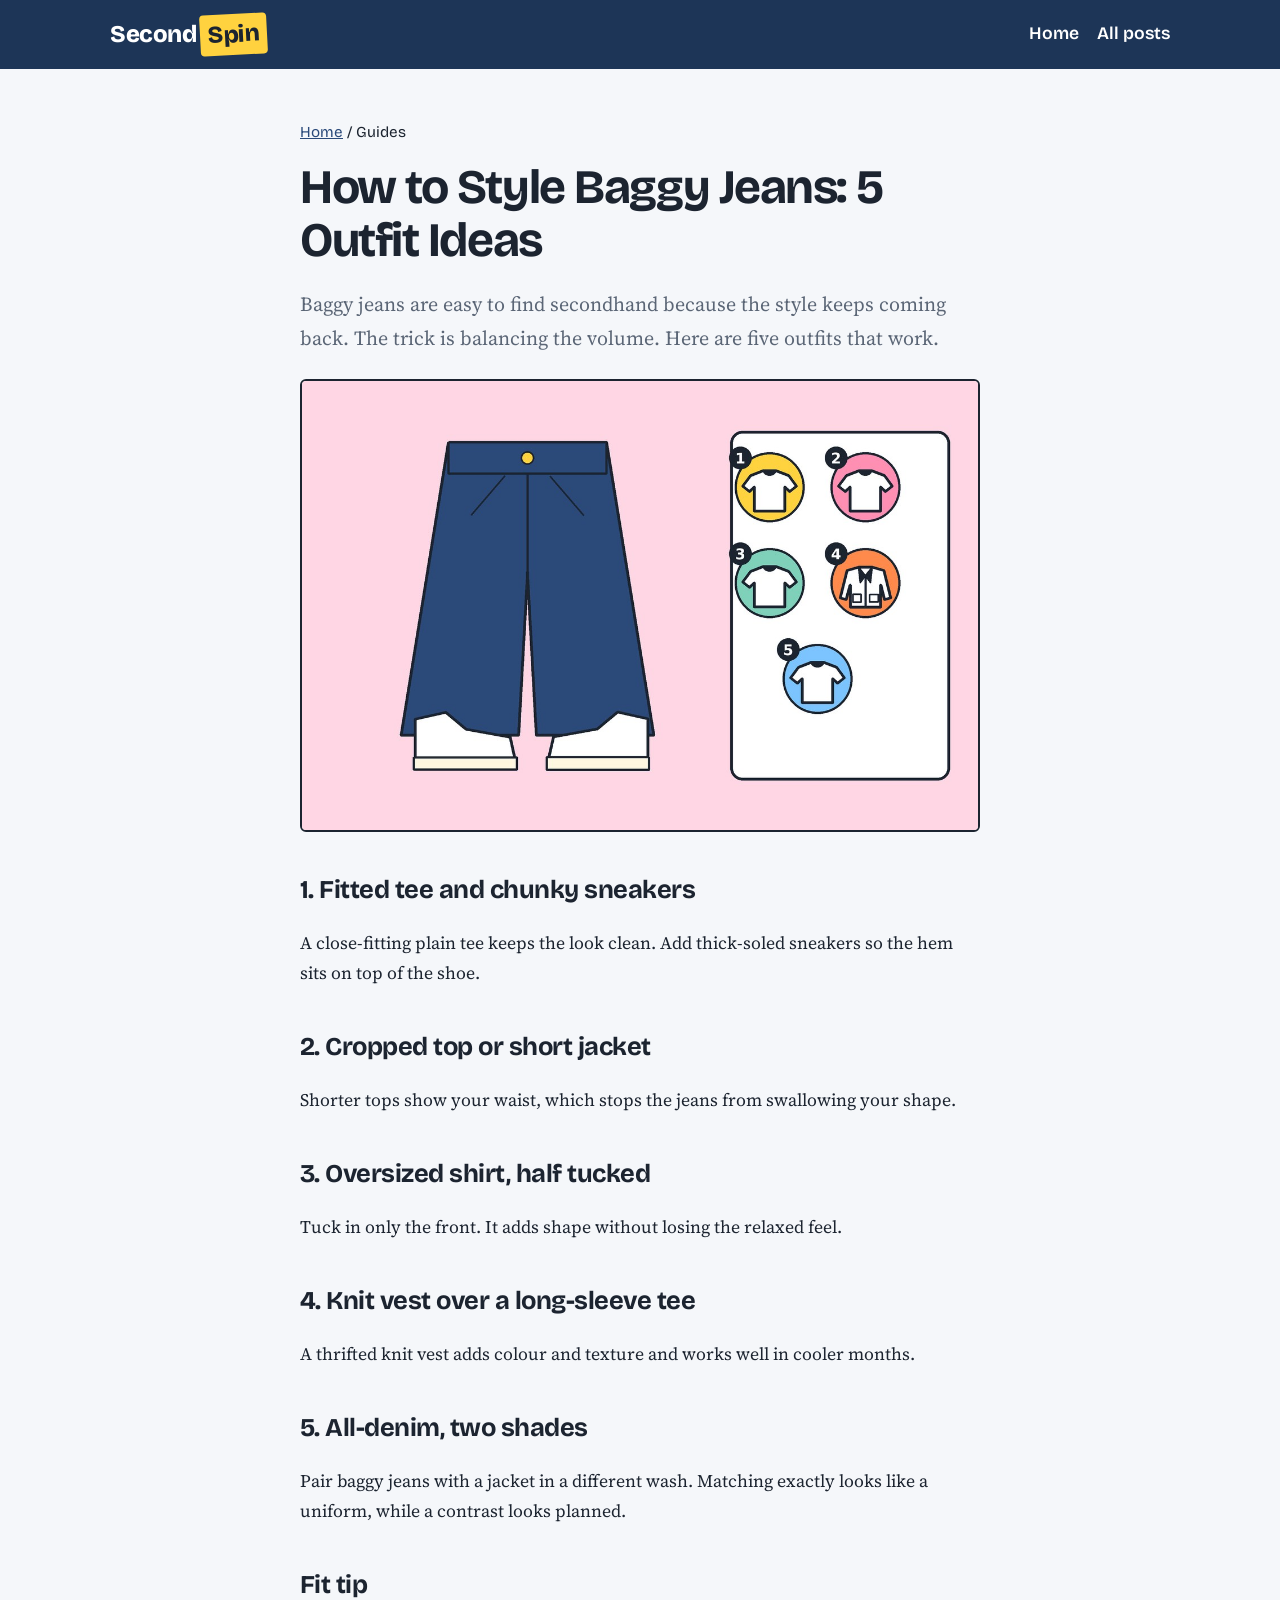
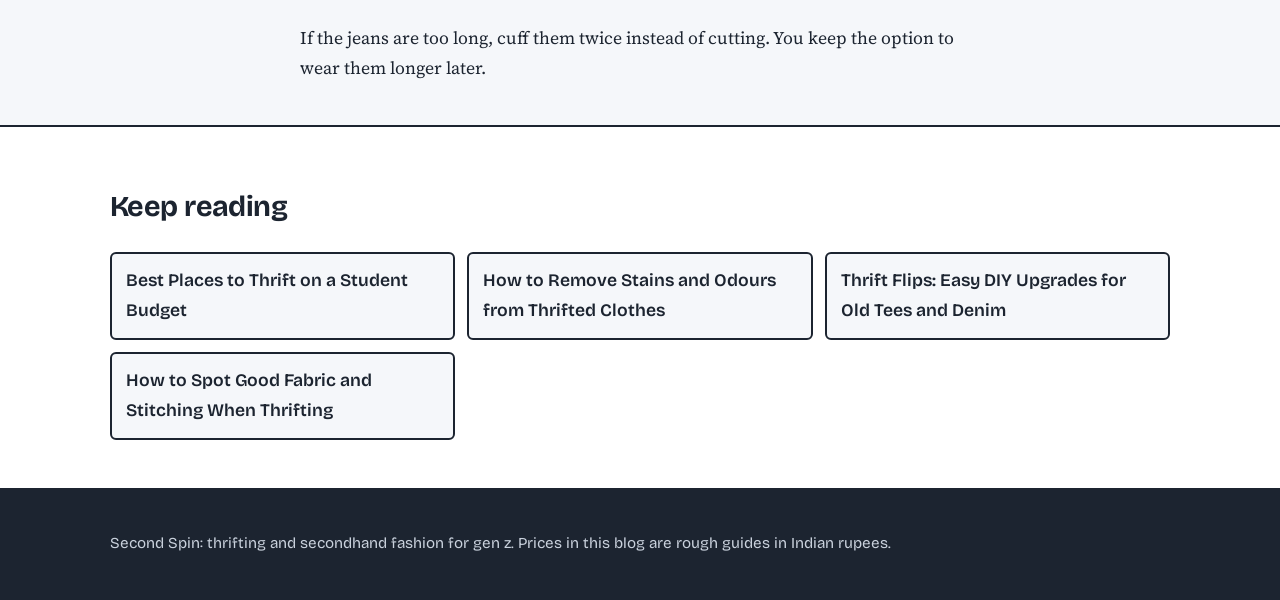
<file: how-to-style-baggy-jeans.html>
<!DOCTYPE html>
<html lang="en">
<head>
<meta charset="utf-8">
<meta name="google-site-verification" content="J38IvBCUmEcSIkvrdIxBqfs0bLj-AQ78djIzG3T9OYg" />
<meta name="viewport" content="width=device-width, initial-scale=1">
<title>How to Style Baggy Jeans: 5 Outfit Ideas | Second Spin</title>
<meta name="description" content="Five easy ways to style baggy jeans with tees, crop tops, shirts and sneakers. Simple outfit ideas using thrifted pieces.">
<link rel="canonical" href="https://myblogseo.vercel.app/how-to-style-baggy-jeans.html">
<meta property="og:type" content="article">
<meta property="og:title" content="How to Style Baggy Jeans: 5 Outfit Ideas | Second Spin">
<meta property="og:description" content="Five easy ways to style baggy jeans with tees, crop tops, shirts and sneakers. Simple outfit ideas using thrifted pieces.">
<meta property="og:url" content="https://myblogseo.vercel.app/how-to-style-baggy-jeans.html">
<meta property="og:image" content="https://myblogseo.vercel.app/post-3.jpg">
<meta name="twitter:card" content="summary_large_image">
<link rel="preconnect" href="https://fonts.googleapis.com"><link rel="preconnect" href="https://fonts.gstatic.com" crossorigin><link href="https://fonts.googleapis.com/css2?family=Bricolage+Grotesque:wght@600;800&family=Source+Serif+4:wght@400;600&display=swap" rel="stylesheet">
<link rel="stylesheet" href="style.css">
<script type="application/ld+json">{"@context":"https://schema.org","@type":"BlogPosting","headline":"How to Style Baggy Jeans: 5 Outfit Ideas","description":"Five easy ways to style baggy jeans with tees, crop tops, shirts and sneakers. Simple outfit ideas using thrifted pieces.","image":"https://myblogseo.vercel.app/post-3.jpg","mainEntityOfPage":"https://myblogseo.vercel.app/how-to-style-baggy-jeans.html","author":{"@type":"Organization","name":"Second Spin"}}</script>
</head>
<body>
<header class="site-header"><div class="wrap">
<a class="brand" href="index.html">Second<span>Spin</span></a>
<nav aria-label="Main"><a href="index.html">Home</a><a href="index.html#posts">All posts</a></nav>
</div></header>
<main><article>
<p class="crumbs"><a href="index.html">Home</a> / Guides</p>
<h1>How to Style Baggy Jeans: 5 Outfit Ideas</h1>
<p class="lead">Baggy jeans are easy to find secondhand because the style keeps coming back. The trick is balancing the volume. Here are five outfits that work.</p>
<img class="hero-img" src="post-3.jpg" alt="How to Style Baggy Jeans: 5 Outfit Ideas" width="1200" height="800">
<h2>1. Fitted tee and chunky sneakers</h2>
<p>A close-fitting plain tee keeps the look clean. Add thick-soled sneakers so the hem sits on top of the shoe.</p>
<h2>2. Cropped top or short jacket</h2>
<p>Shorter tops show your waist, which stops the jeans from swallowing your shape.</p>
<h2>3. Oversized shirt, half tucked</h2>
<p>Tuck in only the front. It adds shape without losing the relaxed feel.</p>
<h2>4. Knit vest over a long-sleeve tee</h2>
<p>A thrifted knit vest adds colour and texture and works well in cooler months.</p>
<h2>5. All-denim, two shades</h2>
<p>Pair baggy jeans with a jacket in a different wash. Matching exactly looks like a uniform, while a contrast looks planned.</p>
<h2>Fit tip</h2>
<p>If the jeans are too long, cuff them twice instead of cutting. You keep the option to wear them longer later.</p>
</article>
<section class="more"><div class="wrap"><h2 class="section-title">Keep reading</h2><ul><li><a href="best-thrift-stores-and-markets-for-students.html">Best Places to Thrift on a Student Budget</a></li><li><a href="how-to-remove-stains-and-smell-from-thrifted-clothes.html">How to Remove Stains and Odours from Thrifted Clothes</a></li><li><a href="thrift-flips-easy-diy-upgrades.html">Thrift Flips: Easy DIY Upgrades for Old Tees and Denim</a></li><li><a href="how-to-spot-good-fabric-and-stitching.html">How to Spot Good Fabric and Stitching When Thrifting</a></li></ul></div></section>
</main>
<footer class="site-footer"><div class="wrap">
<p>Second Spin: thrifting and secondhand fashion for gen z. Prices in this blog are rough guides in Indian rupees.</p>
</div></footer>
</body>
</html>
</file>
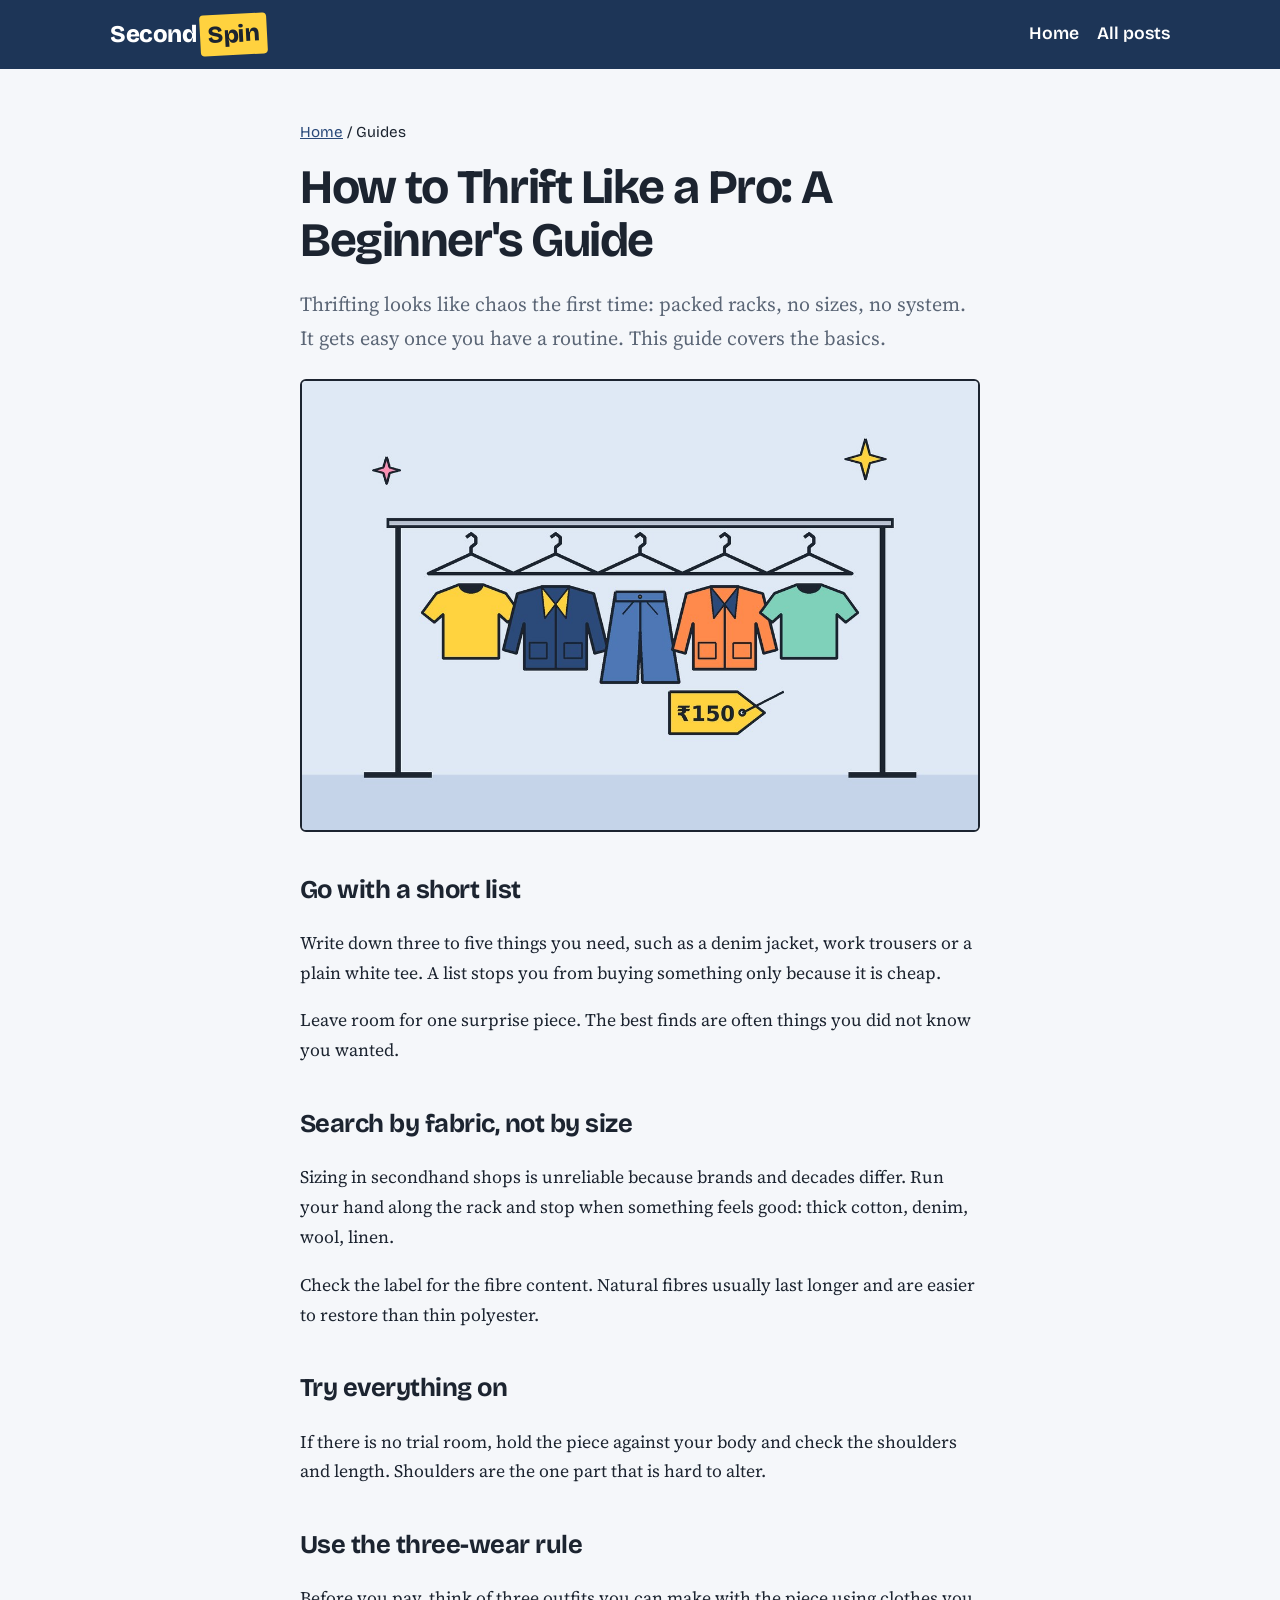
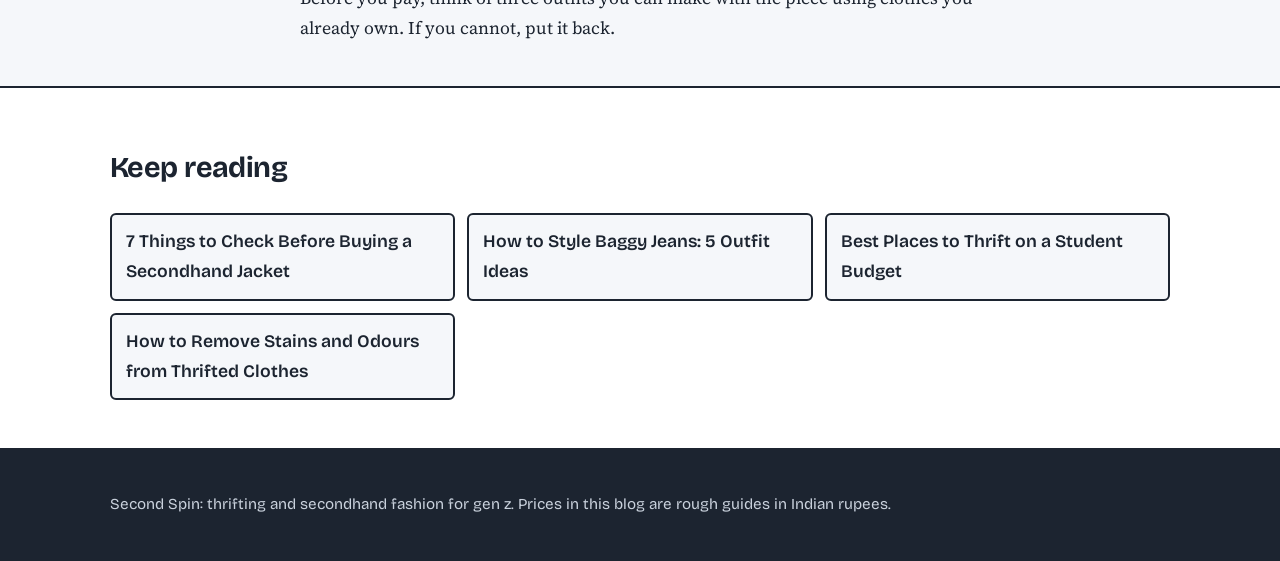
<file: how-to-thrift-like-a-pro.html>
<!DOCTYPE html>
<html lang="en">
<head>
<meta charset="utf-8">
<meta name="google-site-verification" content="J38IvBCUmEcSIkvrdIxBqfs0bLj-AQ78djIzG3T9OYg" />
<meta name="viewport" content="width=device-width, initial-scale=1">
<title>How to Thrift Like a Pro: A Beginner&#x27;s Guide | Second Spin</title>
<meta name="description" content="New to thrifting? Learn how to plan a trip, what to bring, how to search a rack fast and how to leave with pieces you will actually wear.">
<link rel="canonical" href="https://myblogseo.vercel.app/how-to-thrift-like-a-pro.html">
<meta property="og:type" content="article">
<meta property="og:title" content="How to Thrift Like a Pro: A Beginner&#x27;s Guide | Second Spin">
<meta property="og:description" content="New to thrifting? Learn how to plan a trip, what to bring, how to search a rack fast and how to leave with pieces you will actually wear.">
<meta property="og:url" content="https://myblogseo.vercel.app/how-to-thrift-like-a-pro.html">
<meta property="og:image" content="https://myblogseo.vercel.app/post-1.jpg">
<meta name="twitter:card" content="summary_large_image">
<link rel="preconnect" href="https://fonts.googleapis.com"><link rel="preconnect" href="https://fonts.gstatic.com" crossorigin><link href="https://fonts.googleapis.com/css2?family=Bricolage+Grotesque:wght@600;800&family=Source+Serif+4:wght@400;600&display=swap" rel="stylesheet">
<link rel="stylesheet" href="style.css">
<script type="application/ld+json">{"@context":"https://schema.org","@type":"BlogPosting","headline":"How to Thrift Like a Pro: A Beginner&#x27;s Guide","description":"New to thrifting? Learn how to plan a trip, what to bring, how to search a rack fast and how to leave with pieces you will actually wear.","image":"https://myblogseo.vercel.app/post-1.jpg","mainEntityOfPage":"https://myblogseo.vercel.app/how-to-thrift-like-a-pro.html","author":{"@type":"Organization","name":"Second Spin"}}</script>
</head>
<body>
<header class="site-header"><div class="wrap">
<a class="brand" href="index.html">Second<span>Spin</span></a>
<nav aria-label="Main"><a href="index.html">Home</a><a href="index.html#posts">All posts</a></nav>
</div></header>
<main><article>
<p class="crumbs"><a href="index.html">Home</a> / Guides</p>
<h1>How to Thrift Like a Pro: A Beginner&#x27;s Guide</h1>
<p class="lead">Thrifting looks like chaos the first time: packed racks, no sizes, no system. It gets easy once you have a routine. This guide covers the basics.</p>
<img class="hero-img" src="post-1.jpg" alt="How to Thrift Like a Pro: A Beginner&#x27;s Guide" width="1200" height="800">
<h2>Go with a short list</h2>
<p>Write down three to five things you need, such as a denim jacket, work trousers or a plain white tee. A list stops you from buying something only because it is cheap.</p>
<p>Leave room for one surprise piece. The best finds are often things you did not know you wanted.</p>
<h2>Search by fabric, not by size</h2>
<p>Sizing in secondhand shops is unreliable because brands and decades differ. Run your hand along the rack and stop when something feels good: thick cotton, denim, wool, linen.</p>
<p>Check the label for the fibre content. Natural fibres usually last longer and are easier to restore than thin polyester.</p>
<h2>Try everything on</h2>
<p>If there is no trial room, hold the piece against your body and check the shoulders and length. Shoulders are the one part that is hard to alter.</p>
<h2>Use the three-wear rule</h2>
<p>Before you pay, think of three outfits you can make with the piece using clothes you already own. If you cannot, put it back.</p>
</article>
<section class="more"><div class="wrap"><h2 class="section-title">Keep reading</h2><ul><li><a href="what-to-check-before-buying-a-secondhand-jacket.html">7 Things to Check Before Buying a Secondhand Jacket</a></li><li><a href="how-to-style-baggy-jeans.html">How to Style Baggy Jeans: 5 Outfit Ideas</a></li><li><a href="best-thrift-stores-and-markets-for-students.html">Best Places to Thrift on a Student Budget</a></li><li><a href="how-to-remove-stains-and-smell-from-thrifted-clothes.html">How to Remove Stains and Odours from Thrifted Clothes</a></li></ul></div></section>
</main>
<footer class="site-footer"><div class="wrap">
<p>Second Spin: thrifting and secondhand fashion for gen z. Prices in this blog are rough guides in Indian rupees.</p>
</div></footer>
</body>
</html>
</file>
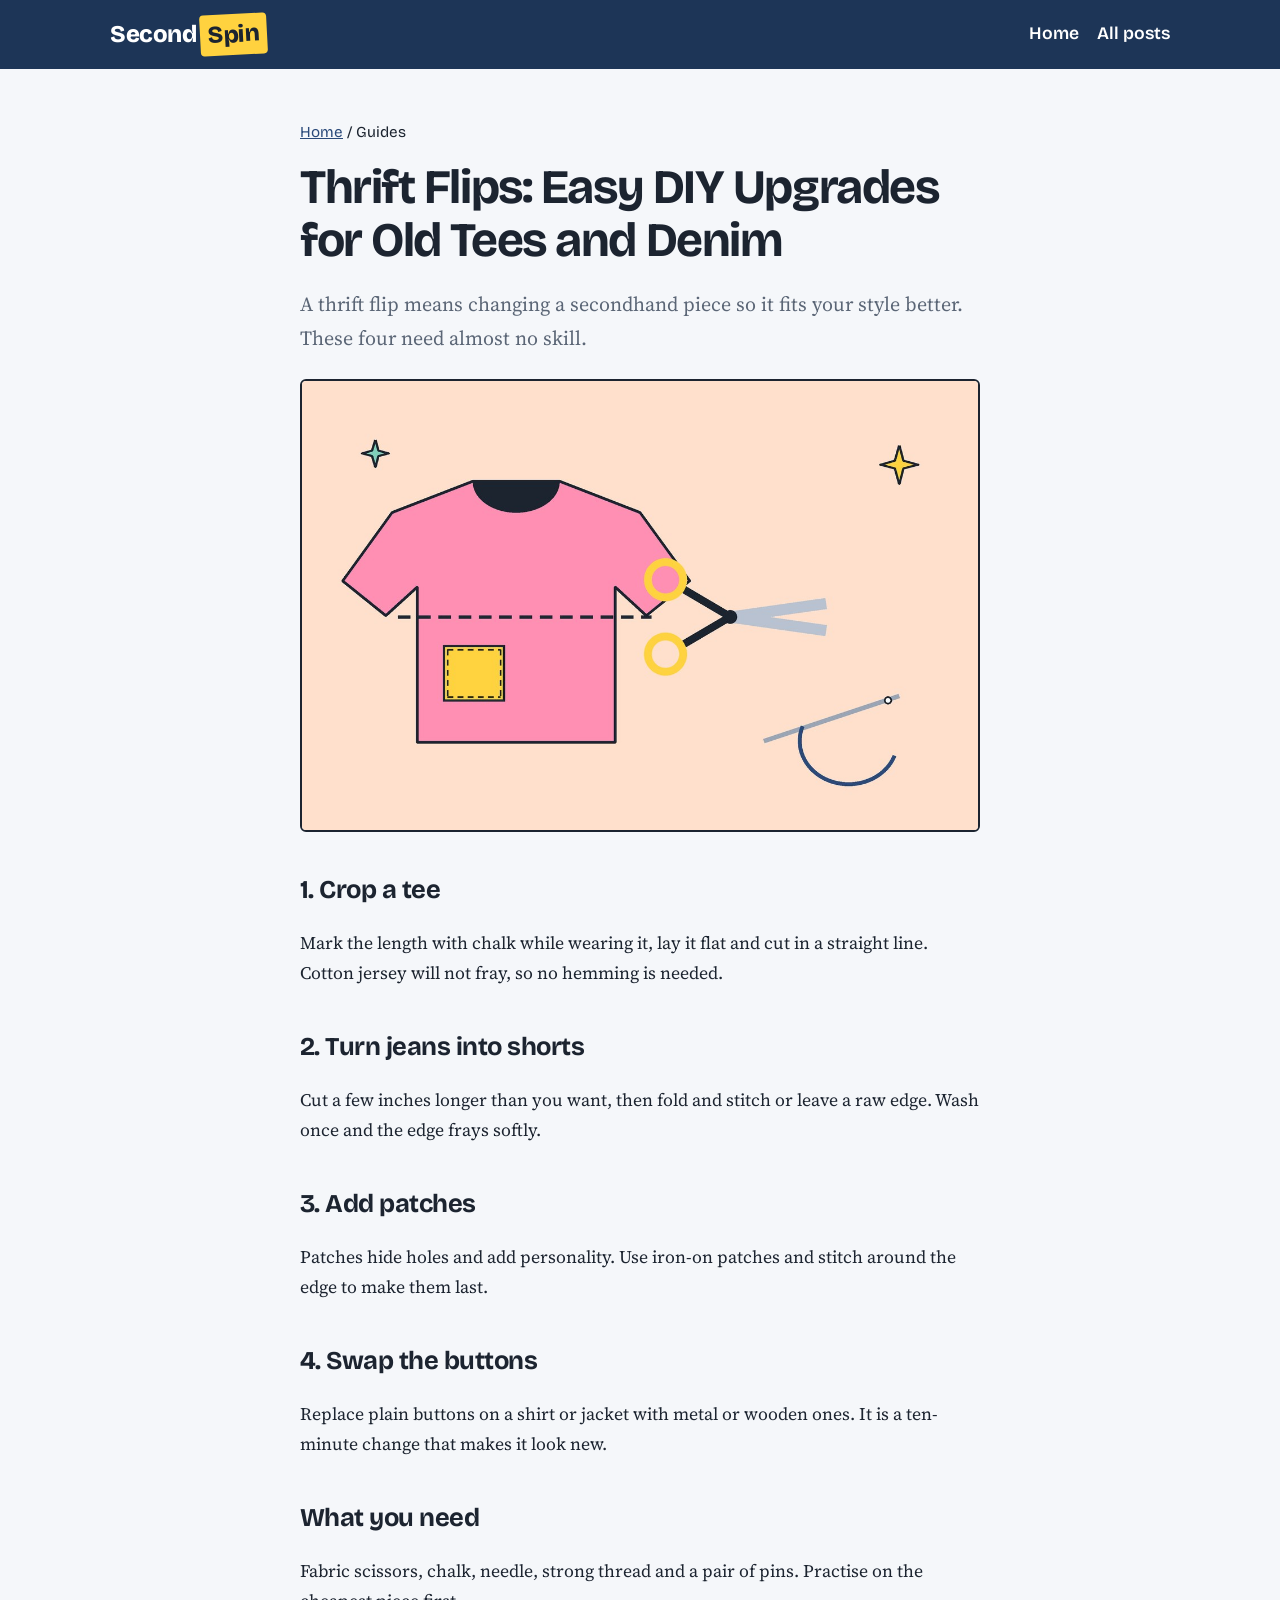
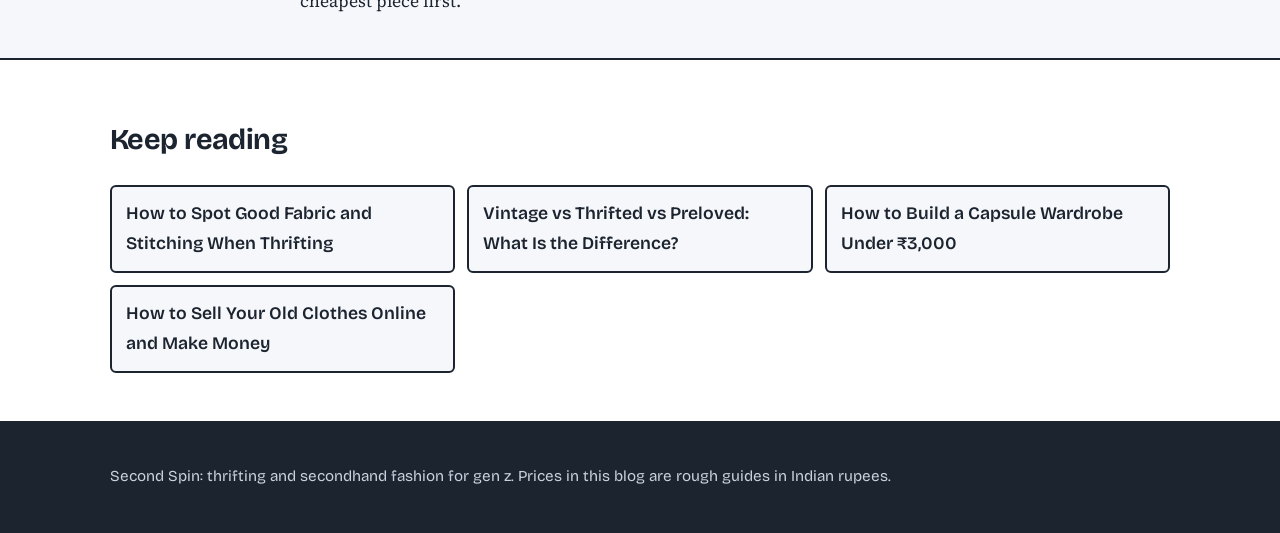
<file: thrift-flips-easy-diy-upgrades.html>
<!DOCTYPE html>
<html lang="en">
<head>
<meta charset="utf-8">
<meta name="google-site-verification" content="J38IvBCUmEcSIkvrdIxBqfs0bLj-AQ78djIzG3T9OYg" />
<meta name="viewport" content="width=device-width, initial-scale=1">
<title>Thrift Flips: Easy DIY Upgrades for Old Tees and Denim | Second Spin</title>
<meta name="description" content="Beginner-friendly thrift flip ideas: cropping a tee, making denim shorts, adding patches and swapping buttons. No sewing machine needed.">
<link rel="canonical" href="https://myblogseo.vercel.app/thrift-flips-easy-diy-upgrades.html">
<meta property="og:type" content="article">
<meta property="og:title" content="Thrift Flips: Easy DIY Upgrades for Old Tees and Denim | Second Spin">
<meta property="og:description" content="Beginner-friendly thrift flip ideas: cropping a tee, making denim shorts, adding patches and swapping buttons. No sewing machine needed.">
<meta property="og:url" content="https://myblogseo.vercel.app/thrift-flips-easy-diy-upgrades.html">
<meta property="og:image" content="https://myblogseo.vercel.app/post-6.jpg">
<meta name="twitter:card" content="summary_large_image">
<link rel="preconnect" href="https://fonts.googleapis.com"><link rel="preconnect" href="https://fonts.gstatic.com" crossorigin><link href="https://fonts.googleapis.com/css2?family=Bricolage+Grotesque:wght@600;800&family=Source+Serif+4:wght@400;600&display=swap" rel="stylesheet">
<link rel="stylesheet" href="style.css">
<script type="application/ld+json">{"@context":"https://schema.org","@type":"BlogPosting","headline":"Thrift Flips: Easy DIY Upgrades for Old Tees and Denim","description":"Beginner-friendly thrift flip ideas: cropping a tee, making denim shorts, adding patches and swapping buttons. No sewing machine needed.","image":"https://myblogseo.vercel.app/post-6.jpg","mainEntityOfPage":"https://myblogseo.vercel.app/thrift-flips-easy-diy-upgrades.html","author":{"@type":"Organization","name":"Second Spin"}}</script>
</head>
<body>
<header class="site-header"><div class="wrap">
<a class="brand" href="index.html">Second<span>Spin</span></a>
<nav aria-label="Main"><a href="index.html">Home</a><a href="index.html#posts">All posts</a></nav>
</div></header>
<main><article>
<p class="crumbs"><a href="index.html">Home</a> / Guides</p>
<h1>Thrift Flips: Easy DIY Upgrades for Old Tees and Denim</h1>
<p class="lead">A thrift flip means changing a secondhand piece so it fits your style better. These four need almost no skill.</p>
<img class="hero-img" src="post-6.jpg" alt="Thrift Flips: Easy DIY Upgrades for Old Tees and Denim" width="1200" height="800">
<h2>1. Crop a tee</h2>
<p>Mark the length with chalk while wearing it, lay it flat and cut in a straight line. Cotton jersey will not fray, so no hemming is needed.</p>
<h2>2. Turn jeans into shorts</h2>
<p>Cut a few inches longer than you want, then fold and stitch or leave a raw edge. Wash once and the edge frays softly.</p>
<h2>3. Add patches</h2>
<p>Patches hide holes and add personality. Use iron-on patches and stitch around the edge to make them last.</p>
<h2>4. Swap the buttons</h2>
<p>Replace plain buttons on a shirt or jacket with metal or wooden ones. It is a ten-minute change that makes it look new.</p>
<h2>What you need</h2>
<p>Fabric scissors, chalk, needle, strong thread and a pair of pins. Practise on the cheapest piece first.</p>
</article>
<section class="more"><div class="wrap"><h2 class="section-title">Keep reading</h2><ul><li><a href="how-to-spot-good-fabric-and-stitching.html">How to Spot Good Fabric and Stitching When Thrifting</a></li><li><a href="vintage-vs-thrifted-vs-preloved.html">Vintage vs Thrifted vs Preloved: What Is the Difference?</a></li><li><a href="capsule-wardrobe-under-3000-rupees.html">How to Build a Capsule Wardrobe Under ₹3,000</a></li><li><a href="how-to-sell-old-clothes-online.html">How to Sell Your Old Clothes Online and Make Money</a></li></ul></div></section>
</main>
<footer class="site-footer"><div class="wrap">
<p>Second Spin: thrifting and secondhand fashion for gen z. Prices in this blog are rough guides in Indian rupees.</p>
</div></footer>
</body>
</html>
</file>
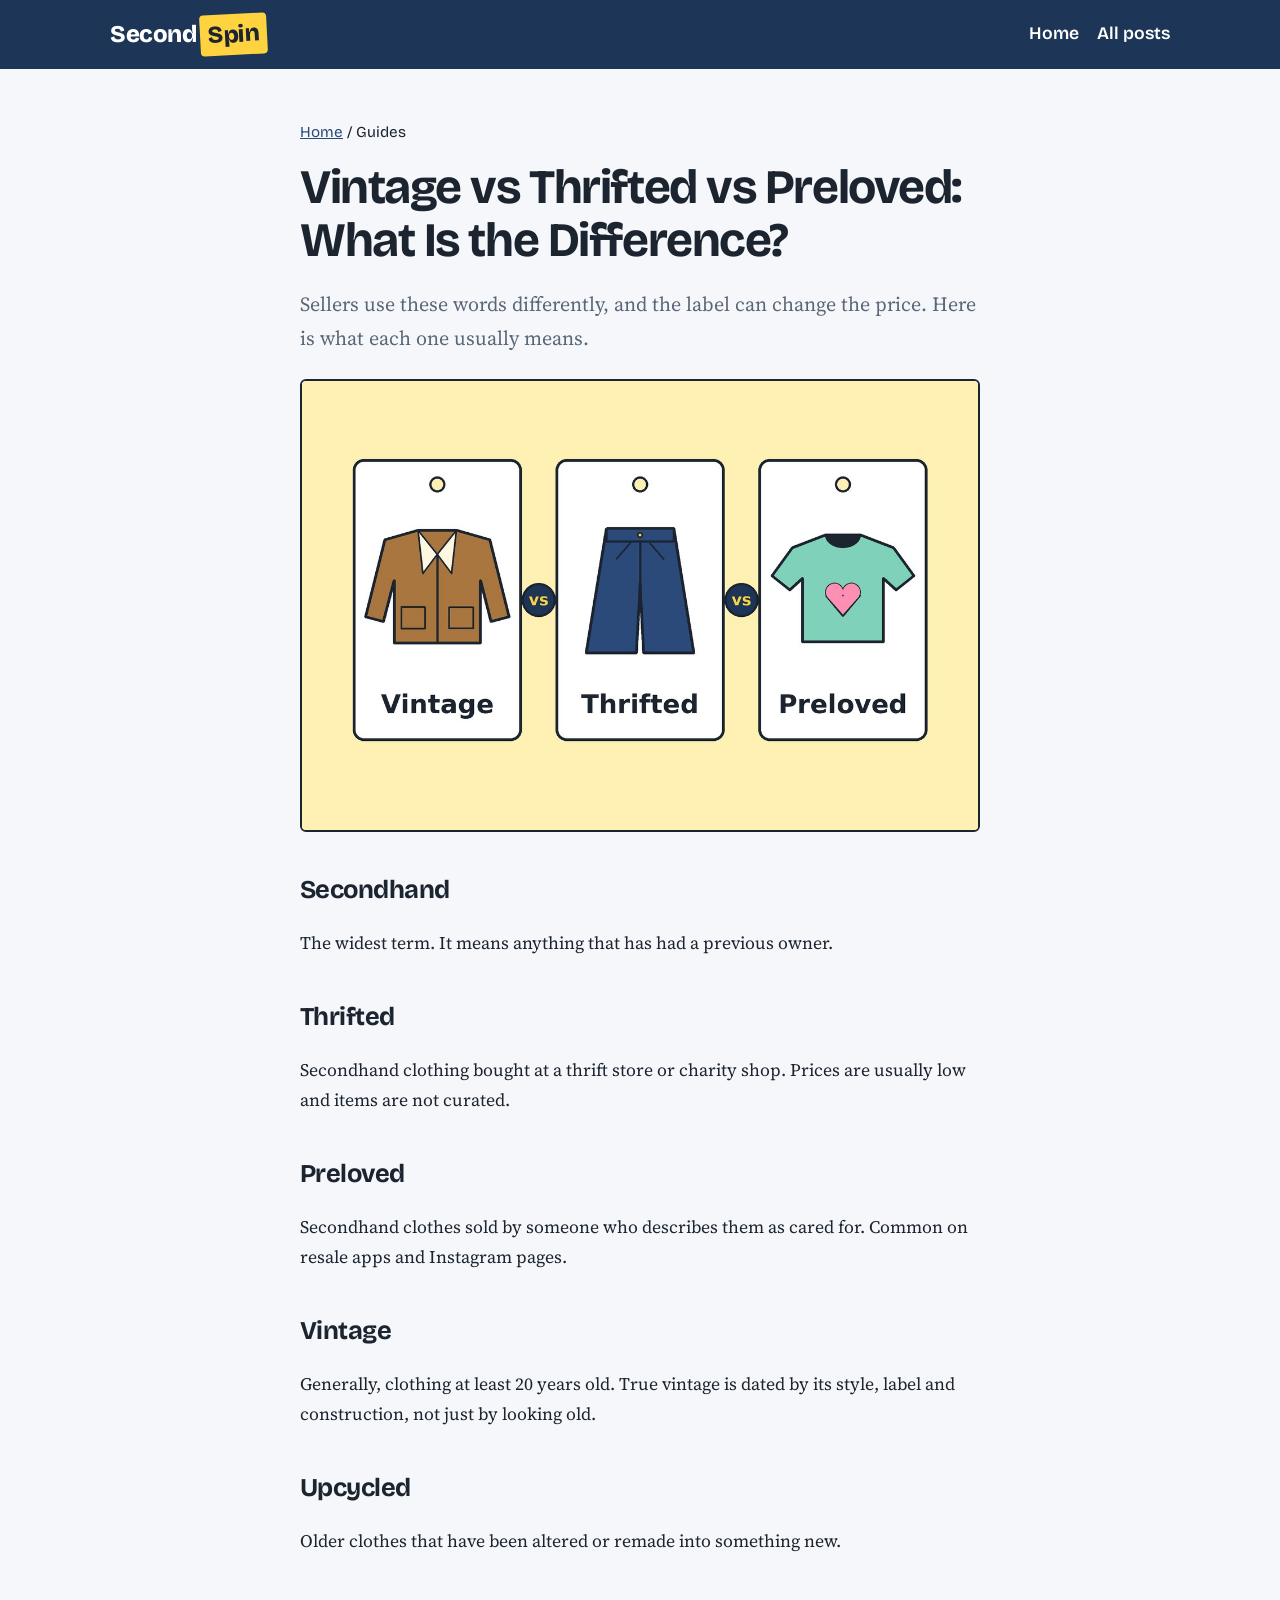
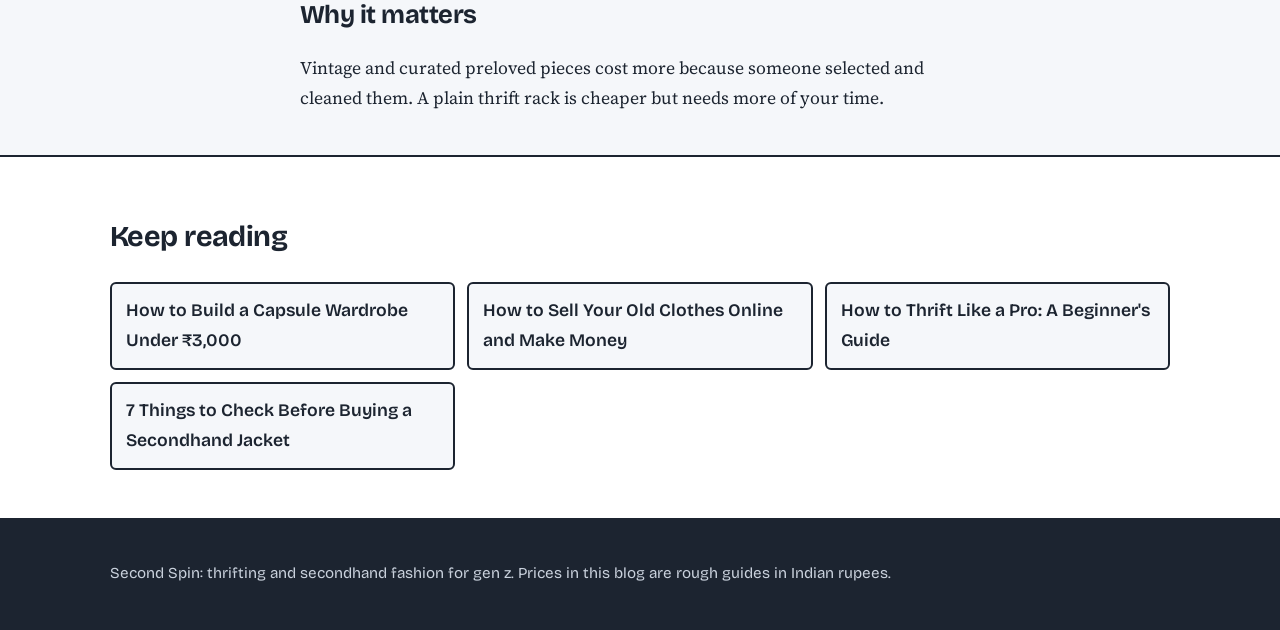
<file: vintage-vs-thrifted-vs-preloved.html>
<!DOCTYPE html>
<html lang="en">
<head>
<meta charset="utf-8">
<meta name="google-site-verification" content="J38IvBCUmEcSIkvrdIxBqfs0bLj-AQ78djIzG3T9OYg" />
<meta name="viewport" content="width=device-width, initial-scale=1">
<title>Vintage vs Thrifted vs Preloved: What Is the Difference? | Second Spin</title>
<meta name="description" content="Vintage, thrifted, preloved, secondhand and upcycled all mean different things. Here is a plain guide to what each term means when you shop.">
<link rel="canonical" href="https://myblogseo.vercel.app/vintage-vs-thrifted-vs-preloved.html">
<meta property="og:type" content="article">
<meta property="og:title" content="Vintage vs Thrifted vs Preloved: What Is the Difference? | Second Spin">
<meta property="og:description" content="Vintage, thrifted, preloved, secondhand and upcycled all mean different things. Here is a plain guide to what each term means when you shop.">
<meta property="og:url" content="https://myblogseo.vercel.app/vintage-vs-thrifted-vs-preloved.html">
<meta property="og:image" content="https://myblogseo.vercel.app/post-8.jpg">
<meta name="twitter:card" content="summary_large_image">
<link rel="preconnect" href="https://fonts.googleapis.com"><link rel="preconnect" href="https://fonts.gstatic.com" crossorigin><link href="https://fonts.googleapis.com/css2?family=Bricolage+Grotesque:wght@600;800&family=Source+Serif+4:wght@400;600&display=swap" rel="stylesheet">
<link rel="stylesheet" href="style.css">
<script type="application/ld+json">{"@context":"https://schema.org","@type":"BlogPosting","headline":"Vintage vs Thrifted vs Preloved: What Is the Difference?","description":"Vintage, thrifted, preloved, secondhand and upcycled all mean different things. Here is a plain guide to what each term means when you shop.","image":"https://myblogseo.vercel.app/post-8.jpg","mainEntityOfPage":"https://myblogseo.vercel.app/vintage-vs-thrifted-vs-preloved.html","author":{"@type":"Organization","name":"Second Spin"}}</script>
</head>
<body>
<header class="site-header"><div class="wrap">
<a class="brand" href="index.html">Second<span>Spin</span></a>
<nav aria-label="Main"><a href="index.html">Home</a><a href="index.html#posts">All posts</a></nav>
</div></header>
<main><article>
<p class="crumbs"><a href="index.html">Home</a> / Guides</p>
<h1>Vintage vs Thrifted vs Preloved: What Is the Difference?</h1>
<p class="lead">Sellers use these words differently, and the label can change the price. Here is what each one usually means.</p>
<img class="hero-img" src="post-8.jpg" alt="Vintage vs Thrifted vs Preloved: What Is the Difference?" width="1200" height="800">
<h2>Secondhand</h2>
<p>The widest term. It means anything that has had a previous owner.</p>
<h2>Thrifted</h2>
<p>Secondhand clothing bought at a thrift store or charity shop. Prices are usually low and items are not curated.</p>
<h2>Preloved</h2>
<p>Secondhand clothes sold by someone who describes them as cared for. Common on resale apps and Instagram pages.</p>
<h2>Vintage</h2>
<p>Generally, clothing at least 20 years old. True vintage is dated by its style, label and construction, not just by looking old.</p>
<h2>Upcycled</h2>
<p>Older clothes that have been altered or remade into something new.</p>
<h2>Why it matters</h2>
<p>Vintage and curated preloved pieces cost more because someone selected and cleaned them. A plain thrift rack is cheaper but needs more of your time.</p>
</article>
<section class="more"><div class="wrap"><h2 class="section-title">Keep reading</h2><ul><li><a href="capsule-wardrobe-under-3000-rupees.html">How to Build a Capsule Wardrobe Under ₹3,000</a></li><li><a href="how-to-sell-old-clothes-online.html">How to Sell Your Old Clothes Online and Make Money</a></li><li><a href="how-to-thrift-like-a-pro.html">How to Thrift Like a Pro: A Beginner&#x27;s Guide</a></li><li><a href="what-to-check-before-buying-a-secondhand-jacket.html">7 Things to Check Before Buying a Secondhand Jacket</a></li></ul></div></section>
</main>
<footer class="site-footer"><div class="wrap">
<p>Second Spin: thrifting and secondhand fashion for gen z. Prices in this blog are rough guides in Indian rupees.</p>
</div></footer>
</body>
</html>
</file>
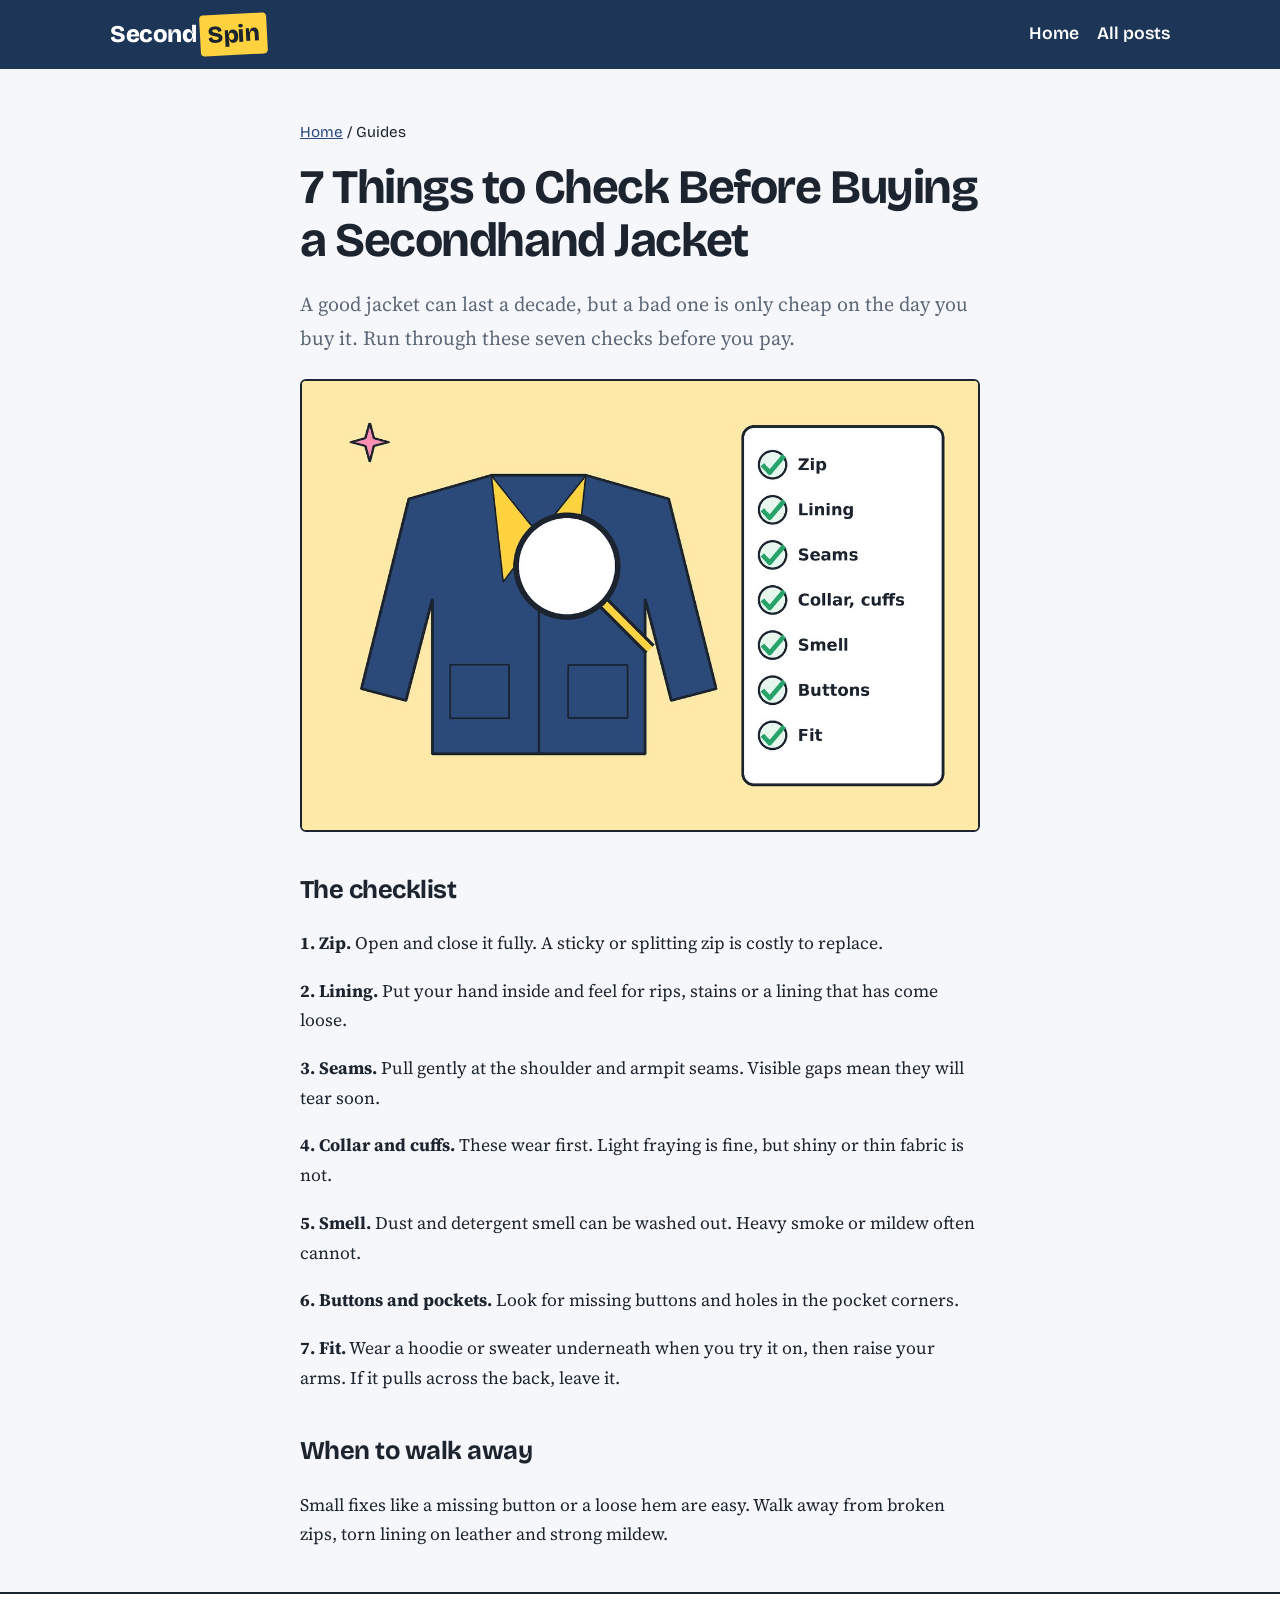
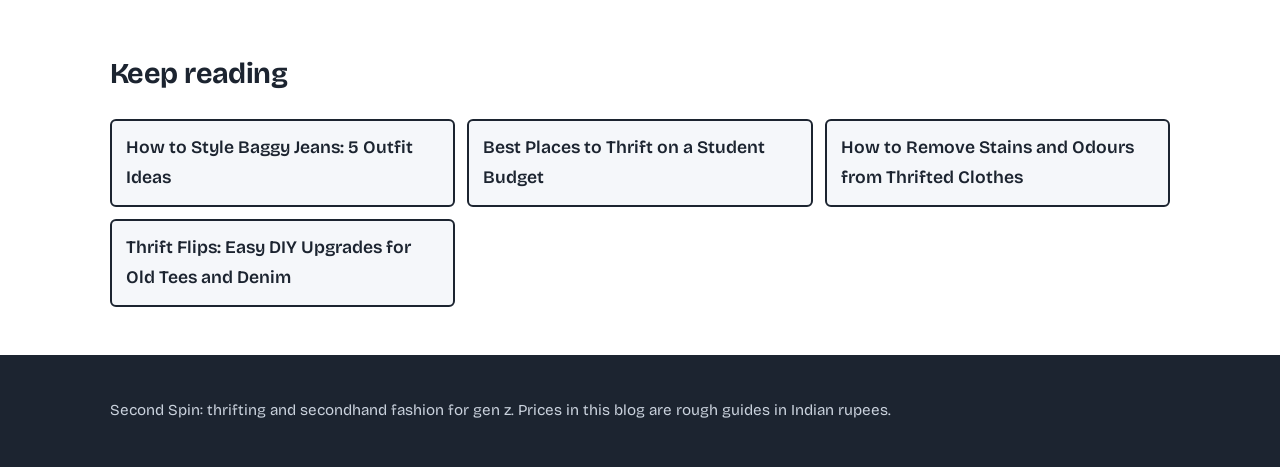
<file: what-to-check-before-buying-a-secondhand-jacket.html>
<!DOCTYPE html>
<html lang="en">
<head>
<meta charset="utf-8">
<meta name="google-site-verification" content="J38IvBCUmEcSIkvrdIxBqfs0bLj-AQ78djIzG3T9OYg" />
<meta name="viewport" content="width=device-width, initial-scale=1">
<title>7 Things to Check Before Buying a Secondhand Jacket | Second Spin</title>
<meta name="description" content="Check the zip, lining, seams, collar, cuffs, smell and fit before you buy a used jacket. A quick seven-point checklist for thrift shopping.">
<link rel="canonical" href="https://myblogseo.vercel.app/what-to-check-before-buying-a-secondhand-jacket.html">
<meta property="og:type" content="article">
<meta property="og:title" content="7 Things to Check Before Buying a Secondhand Jacket | Second Spin">
<meta property="og:description" content="Check the zip, lining, seams, collar, cuffs, smell and fit before you buy a used jacket. A quick seven-point checklist for thrift shopping.">
<meta property="og:url" content="https://myblogseo.vercel.app/what-to-check-before-buying-a-secondhand-jacket.html">
<meta property="og:image" content="https://myblogseo.vercel.app/post-2.jpg">
<meta name="twitter:card" content="summary_large_image">
<link rel="preconnect" href="https://fonts.googleapis.com"><link rel="preconnect" href="https://fonts.gstatic.com" crossorigin><link href="https://fonts.googleapis.com/css2?family=Bricolage+Grotesque:wght@600;800&family=Source+Serif+4:wght@400;600&display=swap" rel="stylesheet">
<link rel="stylesheet" href="style.css">
<script type="application/ld+json">{"@context":"https://schema.org","@type":"BlogPosting","headline":"7 Things to Check Before Buying a Secondhand Jacket","description":"Check the zip, lining, seams, collar, cuffs, smell and fit before you buy a used jacket. A quick seven-point checklist for thrift shopping.","image":"https://myblogseo.vercel.app/post-2.jpg","mainEntityOfPage":"https://myblogseo.vercel.app/what-to-check-before-buying-a-secondhand-jacket.html","author":{"@type":"Organization","name":"Second Spin"}}</script>
</head>
<body>
<header class="site-header"><div class="wrap">
<a class="brand" href="index.html">Second<span>Spin</span></a>
<nav aria-label="Main"><a href="index.html">Home</a><a href="index.html#posts">All posts</a></nav>
</div></header>
<main><article>
<p class="crumbs"><a href="index.html">Home</a> / Guides</p>
<h1>7 Things to Check Before Buying a Secondhand Jacket</h1>
<p class="lead">A good jacket can last a decade, but a bad one is only cheap on the day you buy it. Run through these seven checks before you pay.</p>
<img class="hero-img" src="post-2.jpg" alt="7 Things to Check Before Buying a Secondhand Jacket" width="1200" height="800">
<h2>The checklist</h2>
<p><b>1. Zip.</b> Open and close it fully. A sticky or splitting zip is costly to replace.</p>
<p><b>2. Lining.</b> Put your hand inside and feel for rips, stains or a lining that has come loose.</p>
<p><b>3. Seams.</b> Pull gently at the shoulder and armpit seams. Visible gaps mean they will tear soon.</p>
<p><b>4. Collar and cuffs.</b> These wear first. Light fraying is fine, but shiny or thin fabric is not.</p>
<p><b>5. Smell.</b> Dust and detergent smell can be washed out. Heavy smoke or mildew often cannot.</p>
<p><b>6. Buttons and pockets.</b> Look for missing buttons and holes in the pocket corners.</p>
<p><b>7. Fit.</b> Wear a hoodie or sweater underneath when you try it on, then raise your arms. If it pulls across the back, leave it.</p>
<h2>When to walk away</h2>
<p>Small fixes like a missing button or a loose hem are easy. Walk away from broken zips, torn lining on leather and strong mildew.</p>
</article>
<section class="more"><div class="wrap"><h2 class="section-title">Keep reading</h2><ul><li><a href="how-to-style-baggy-jeans.html">How to Style Baggy Jeans: 5 Outfit Ideas</a></li><li><a href="best-thrift-stores-and-markets-for-students.html">Best Places to Thrift on a Student Budget</a></li><li><a href="how-to-remove-stains-and-smell-from-thrifted-clothes.html">How to Remove Stains and Odours from Thrifted Clothes</a></li><li><a href="thrift-flips-easy-diy-upgrades.html">Thrift Flips: Easy DIY Upgrades for Old Tees and Denim</a></li></ul></div></section>
</main>
<footer class="site-footer"><div class="wrap">
<p>Second Spin: thrifting and secondhand fashion for gen z. Prices in this blog are rough guides in Indian rupees.</p>
</div></footer>
</body>
</html>
</file>
<file: style.css>
:root{--ink:#1c2430;--paper:#f5f7fa;--card:#ffffff;--denim:#2b4a7a;--denim-d:#1d3557;--tag:#ffd23f;--pink:#ff8fb3;--muted:#5b6676;--line:#d5dbe4;
--head:'Bricolage Grotesque','Trebuchet MS',Arial,sans-serif;--body:'Source Serif 4',Georgia,'Times New Roman',serif}
*{box-sizing:border-box}
html{scroll-behavior:smooth}
body{margin:0;background:var(--paper);color:var(--ink);font-family:var(--body);font-size:1.1rem;line-height:1.7}
img{max-width:100%;height:auto;display:block}
a{color:var(--denim)}
a:focus-visible,button:focus-visible{outline:3px solid var(--pink);outline-offset:3px}
.wrap{max-width:1100px;margin:0 auto;padding:0 20px}
.site-header{background:var(--denim-d);color:#fff}
.site-header .wrap{display:flex;align-items:center;justify-content:space-between;gap:16px;padding-top:14px;padding-bottom:14px;flex-wrap:wrap}
.brand{font-family:var(--head);font-weight:800;font-size:1.5rem;color:#fff;text-decoration:none;letter-spacing:-.02em}
.brand span{background:var(--tag);color:var(--ink);padding:0 8px;border-radius:4px;margin-left:4px;transform:rotate(-3deg);display:inline-block}
.site-header nav a{color:#fff;font-family:var(--head);text-decoration:none;margin-left:18px;font-weight:600}
.site-header nav a:hover{text-decoration:underline}
.hero{background:var(--denim);color:#fff;padding:56px 0 64px;background-image:repeating-linear-gradient(135deg,rgba(255,255,255,.05) 0 2px,transparent 2px 12px)}
.hero .wrap{display:grid;grid-template-columns:1.4fr 1fr;gap:32px;align-items:center}
.hero h1{font-family:var(--head);font-size:clamp(2.2rem,5vw,3.8rem);line-height:1.05;margin:0 0 16px;letter-spacing:-.03em;font-weight:800}
.hero p{font-size:1.2rem;max-width:34em;margin:0}
.price-tag{justify-self:center;background:var(--tag);color:var(--ink);font-family:var(--head);padding:34px 28px 26px;border-radius:10px;text-align:center;transform:rotate(4deg);position:relative;box-shadow:0 8px 0 rgba(0,0,0,.18);max-width:260px}
.price-tag::before{content:"";position:absolute;top:12px;left:50%;width:16px;height:16px;margin-left:-8px;background:var(--denim);border-radius:50%}
.price-tag b{display:block;font-size:3rem;line-height:1;font-weight:800}
.price-tag span{display:block;margin-top:8px;font-weight:600}
h2.section-title{font-family:var(--head);font-size:1.8rem;margin:48px 0 20px;letter-spacing:-.02em}
.grid{display:grid;grid-template-columns:repeat(auto-fill,minmax(290px,1fr));gap:24px;padding-bottom:56px}
.card{background:var(--card);border:2px solid var(--ink);border-radius:6px;overflow:hidden;display:flex;flex-direction:column;transition:transform .15s}
.card:hover{transform:translateY(-4px)}
.card img{aspect-ratio:3/2;object-fit:cover;width:100%;border-bottom:2px solid var(--ink)}
.card-body{padding:16px 18px 20px;display:flex;flex-direction:column;flex:1}
.card h3{font-family:var(--head);font-size:1.25rem;line-height:1.25;margin:0 0 8px}
.card h3 a{color:var(--ink);text-decoration:none}
.card h3 a::after{content:"";position:absolute;inset:0}
.card{position:relative}
.card p{margin:0;color:var(--muted);font-size:1rem;line-height:1.55}
article{max-width:720px;margin:0 auto;padding:36px 20px 24px}
article h1{font-family:var(--head);font-size:clamp(2rem,4.5vw,3rem);line-height:1.1;letter-spacing:-.03em;margin:8px 0 18px}
.crumbs{font-family:var(--head);font-size:.95rem}
.lead{font-size:1.25rem;color:var(--muted)}
.hero-img{border:2px solid var(--ink);border-radius:6px;margin:24px 0 8px;width:100%;aspect-ratio:3/2;object-fit:cover}
article h2{font-family:var(--head);font-size:1.6rem;margin:36px 0 8px;letter-spacing:-.02em}
article ul{padding-left:1.2em}
.more{background:#fff;border-top:2px solid var(--ink);padding:8px 0 48px}
.more ul{list-style:none;padding:0;margin:0;display:grid;grid-template-columns:repeat(auto-fill,minmax(260px,1fr));gap:12px}
.more a{display:block;padding:12px 14px;border:2px solid var(--ink);border-radius:6px;font-family:var(--head);font-weight:600;text-decoration:none;color:var(--ink);background:var(--paper)}
.more a:hover{background:var(--tag)}
.site-footer{background:var(--ink);color:#c9d1dc;padding:28px 0;font-size:.95rem;font-family:var(--head)}
.site-footer a{color:#fff}
@media (max-width:760px){.hero .wrap{grid-template-columns:1fr}.price-tag{justify-self:start;transform:rotate(2deg)}.site-header nav a{margin-left:0;margin-right:16px}}
@media (prefers-reduced-motion:reduce){*{transition:none!important;scroll-behavior:auto!important}}
</file>
